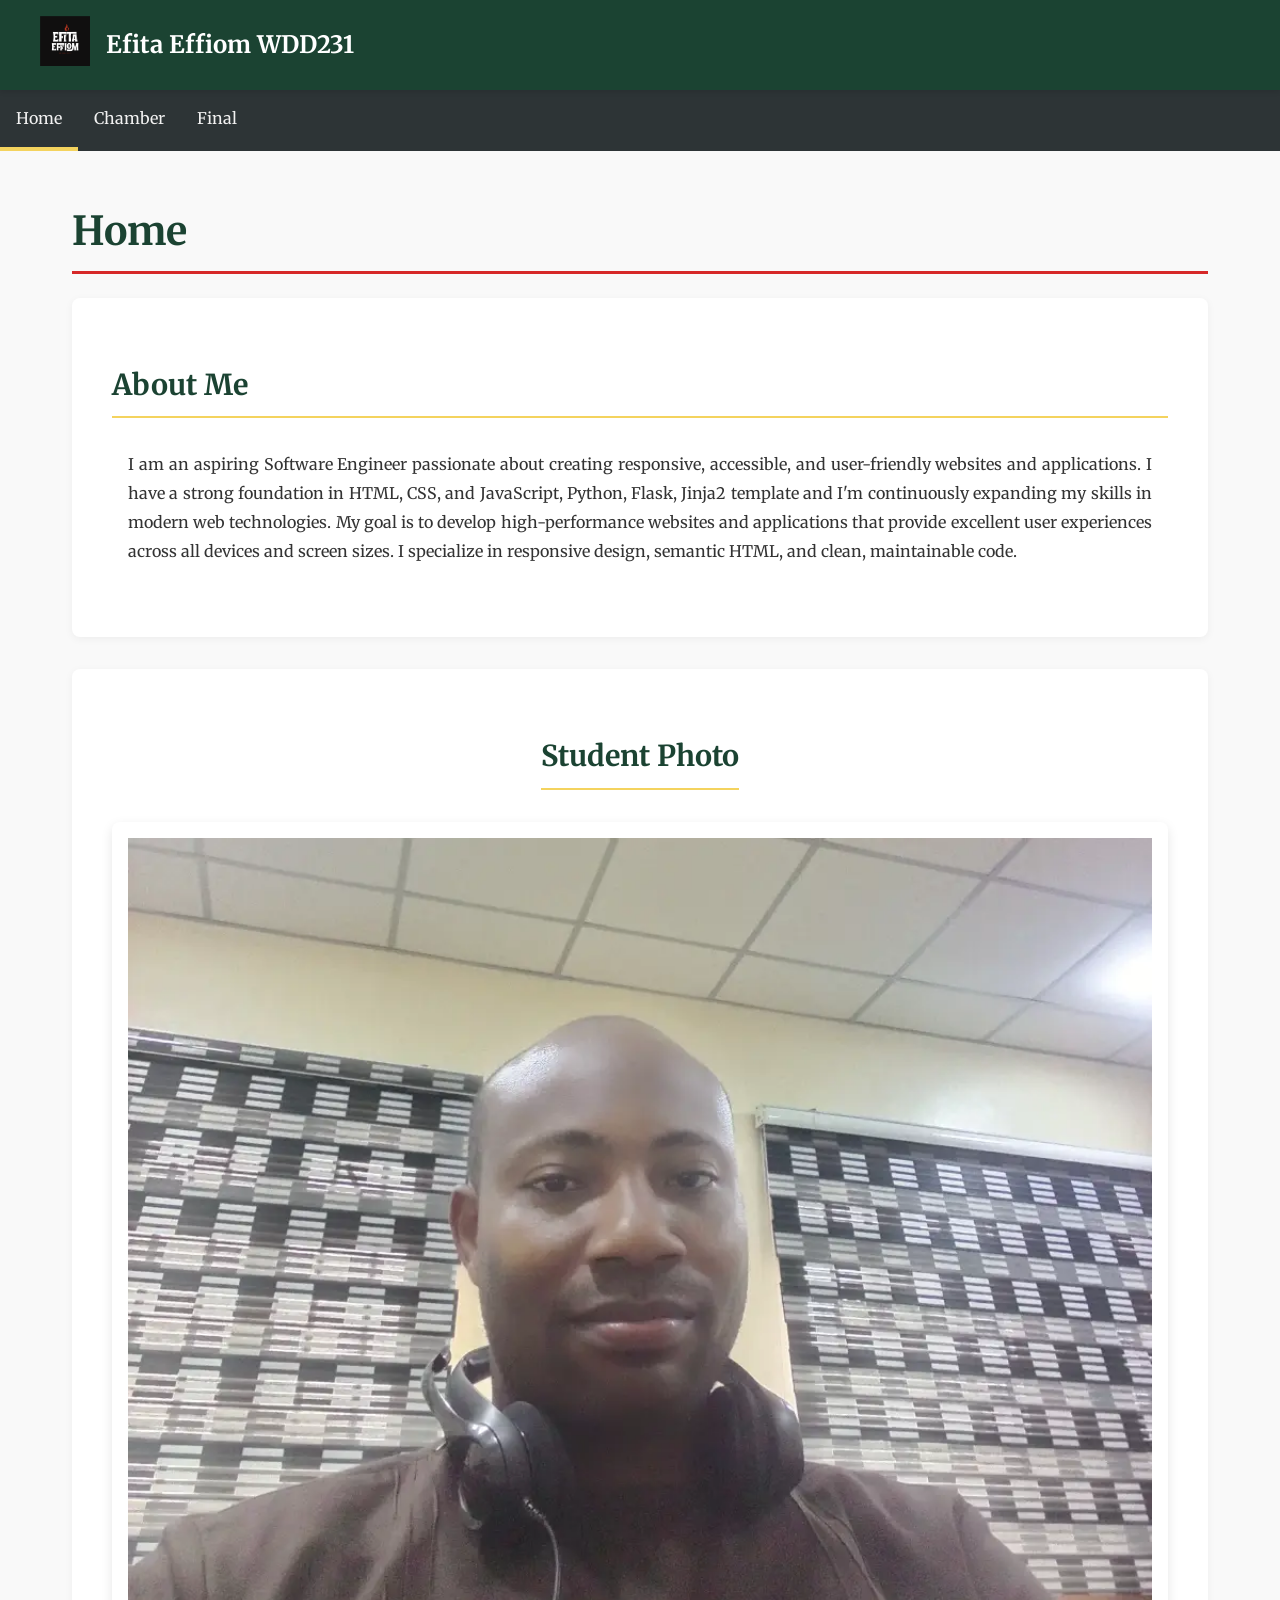
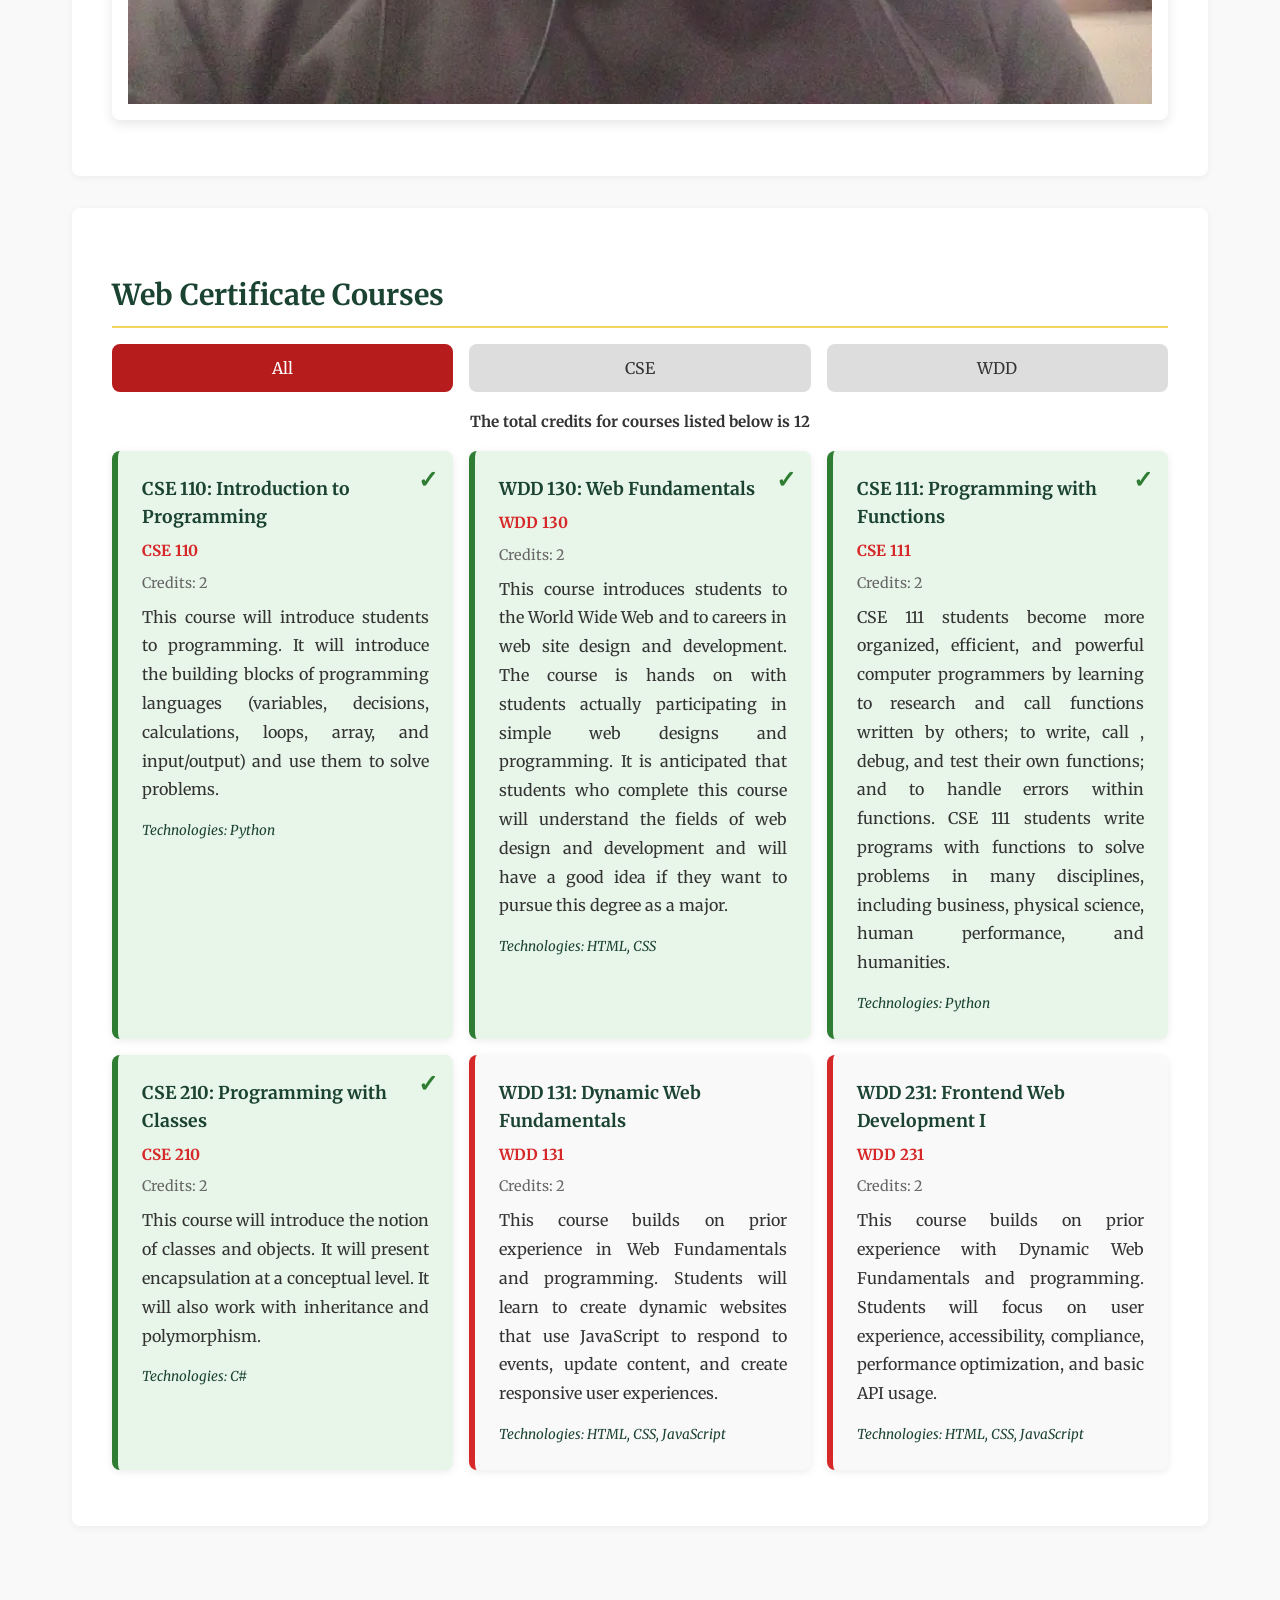
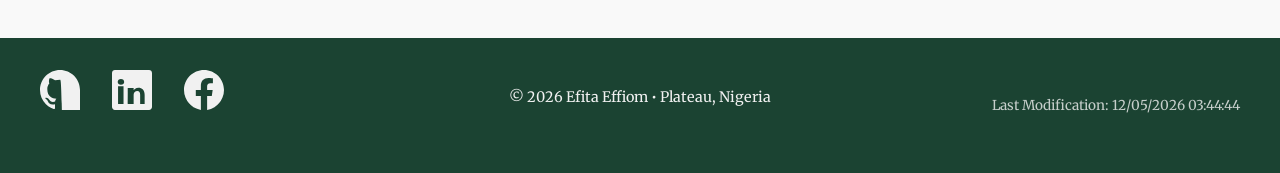
<file: index.html>
<!DOCTYPE html>
<html lang="en">
<head>
    <meta charset="UTF-8">
    <meta name="viewport" content="width=device-width, initial-scale=1.0">
    <meta property="og:title" content="Efita Effiom - WDD231 Course Work">
    <meta property="og:description" content="WDD231 Course Work Portfolio - Web Development student showcasing courses and projects">
    <meta property="og:image" content="images/logo.svg">
    <meta property="og:url" content="https://sucre2020.github.io/wdd231/">
    <meta property="og:type" content="website">
    <meta name="author" content="Efita Effiom">
    <title>Efita Effiom - WDD231 Course Work</title>
    <link rel="preconnect" href="https://fonts.googleapis.com">
    <link rel="preconnect" href="https://fonts.gstatic.com" crossorigin>
    <link rel="stylesheet" href="styles/small.css">
    <link rel="stylesheet" href="styles/larger.css">
    <link href="https://fonts.googleapis.com/css2?family=Merriweather:wght@400;700&display=swap" rel="stylesheet">
    <link rel="icon" href="images/favicon.ico">
    <script defer src="scripts/navigation.js"></script>
    <script defer src="scripts/date.js"></script>
    <script defer src="scripts/course.js"></script>
</head>
<body>
    <header>
        <div class="header-content">
            <a href="index.html">
                <img class="logo" src="images/logo.svg" alt="Logo" width="100" height="100">
            </a>
            <span class="site-name">Efita Effiom WDD231</span>
            <button class="menu-toggle" aria-label="Toggle navigation menu">
                <span></span>
                <span></span>
                <span></span>
            </button>
        </div>
    </header>

    <nav class="navbar" id="navbar">
        <ul>
            <li><a href="index.html" class="active">Home</a></li>
            <li><a href="./chamber/directory.html">Chamber</a></li>
            <li><a href="#">Final</a></li>
        </ul>
    </nav>

    <main>
        <h1>Home</h1>
        
        <section class="about-me">
            <h2>About Me</h2>
            <p>
                I am an aspiring Software Engineer passionate about creating responsive, accessible, and user-friendly websites and applications. 
                I have a strong foundation in HTML, CSS, and JavaScript, Python, Flask, Jinja2 template and I'm continuously expanding my skills in modern web technologies. 
                My goal is to develop high-performance websites and applications that provide excellent user experiences across all devices and screen sizes.
                I specialize in responsive design, semantic HTML, and clean, maintainable code.
            </p>
        </section>

        <section class="student-photo">
            <h2>Student Photo</h2>
            <img src="images/efita.webp" alt="Student photo" width="400" height="400">
        </section>

        <section class="courses-section">
            <h2>Web Certificate Courses</h2>
            <div class="filter-buttons">
                <button class="filter-btn active" data-filter="all">All</button>
                <button class="filter-btn" data-filter="cse">CSE</button>
                <button class="filter-btn" data-filter="wdd">WDD</button>
            </div>
            <p class="credits-info">The total credits for courses listed below is <span id="total-credits">0</span></p>
            <div class="courses-container" id="courses-container">
                <!-- Courses will be dynamically inserted here -->
            </div>
        </section>
    </main>

    <footer>
        <div class="footer-content">
            <div class="social-links">
                <a href="https://github.com/sucre2020" target="_blank" title="GitHub" aria-label="GitHub">
                    <svg viewBox="0 0 24 24" xmlns="http://www.w3.org/2000/svg" class="social-icon">
                        <path d="M12 0C5.37 0 0 5.37 0 12c0 5.31 3.435 9.795 8.205 11.385.6.105.825-.255.825-.57 0-.285-.015-1.23-.015-2.235-3.015.555-3.795-.735-4.035-1.41-.135-.345-.72-1.41-1.23-1.695-.42-.225-1.02-.78-.015-.795.945-.015 1.62.87 1.845 1.23 1.08 1.815 2.805 1.305 3.495.99.105-.78.42-1.305.765-1.605-2.67-.3-5.46-1.335-5.46-5.925 0-1.305.465-2.385 1.23-3.225-.12-.3-.54-1.53.12-3.18 0 0 1.005-.315 3.3 1.23.96-.27 1.98-.405 3-.405s2.04.135 3 405c2.295-1.56 3.3-1.23 3.3-1.23.66 1.65.24 2.88.12 3.18.765.84 1.23 1.905 1.23 3.225 0 4.605-2.805 5.625-5.475 5.925.435.375.81 1.095.81 2.22 0 1.605-.015 2.895-.015 3.3 0 .315.225.69.825.57A12.002 12.002 0 0024 12c0-6.63-5.37-12-12-12z"/>
                    </svg>
                </a>
                <a href="https://www.linkedin.com/in/efitaeeffiom/" target="_blank" title="LinkedIn" aria-label="LinkedIn">
                    <svg viewBox="0 0 24 24" xmlns="http://www.w3.org/2000/svg" class="social-icon">
                        <path d="M20.447 20.452h-3.554v-5.569c0-1.328-.474-2.237-1.776-2.237-1.088 0-1.72.742-2.002 1.459-.103.25-.129.599-.129.948v5.399h-3.554s.05-8.746 0-9.637h3.554v1.365c.429-.658 1.191-1.595 2.897-1.595 2.117 0 3.704 1.385 3.704 4.362v5.505zM5.337 8.855c-1.144 0-1.915-.758-1.915-1.704 0-.955.771-1.704 1.956-1.704 1.184 0 1.914.749 1.939 1.704 0 .946-.755 1.704-1.98 1.704zm1.582 11.597H3.635V9.815h3.284v10.637zM22.225 0H1.771C.792 0 0 .774 0 1.729v20.542C0 23.227.792 24 1.771 24h20.451C23.2 24 24 23.227 24 22.271V1.729C24 .774 23.2 0 22.225 0z"/>
                    </svg>
                </a>
                <a href="https://facebook.com" target="_blank" title="Facebook" aria-label="Facebook">
                    <svg viewBox="0 0 24 24" xmlns="http://www.w3.org/2000/svg" class="social-icon">
                        <path d="M24 12.073c0-6.627-5.373-12-12-12s-12 5.373-12 12c0 5.99 4.388 10.954 10.125 11.854v-8.385H7.078v-3.47h3.047V9.43c0-3.007 1.792-4.669 4.533-4.669 1.312 0 2.686.235 2.686.235v2.953H15.83c-1.491 0-1.956.925-1.956 1.874v2.25h3.328l-.532 3.47h-2.796v8.385C19.612 23.027 24 18.062 24 12.073z"/>
                    </svg>
                </a>
            </div>
            <div class="footer-info">
                <p>&copy; <span id="currentyear">2026</span> Efita Effiom • Plateau, Nigeria</p>
            </div>
            <div class="last-modified">
                <p>Last Modification: <span id="lastModified"></span></p>
            </div>
        </div>
    </footer>
</body>
</html>
</file>
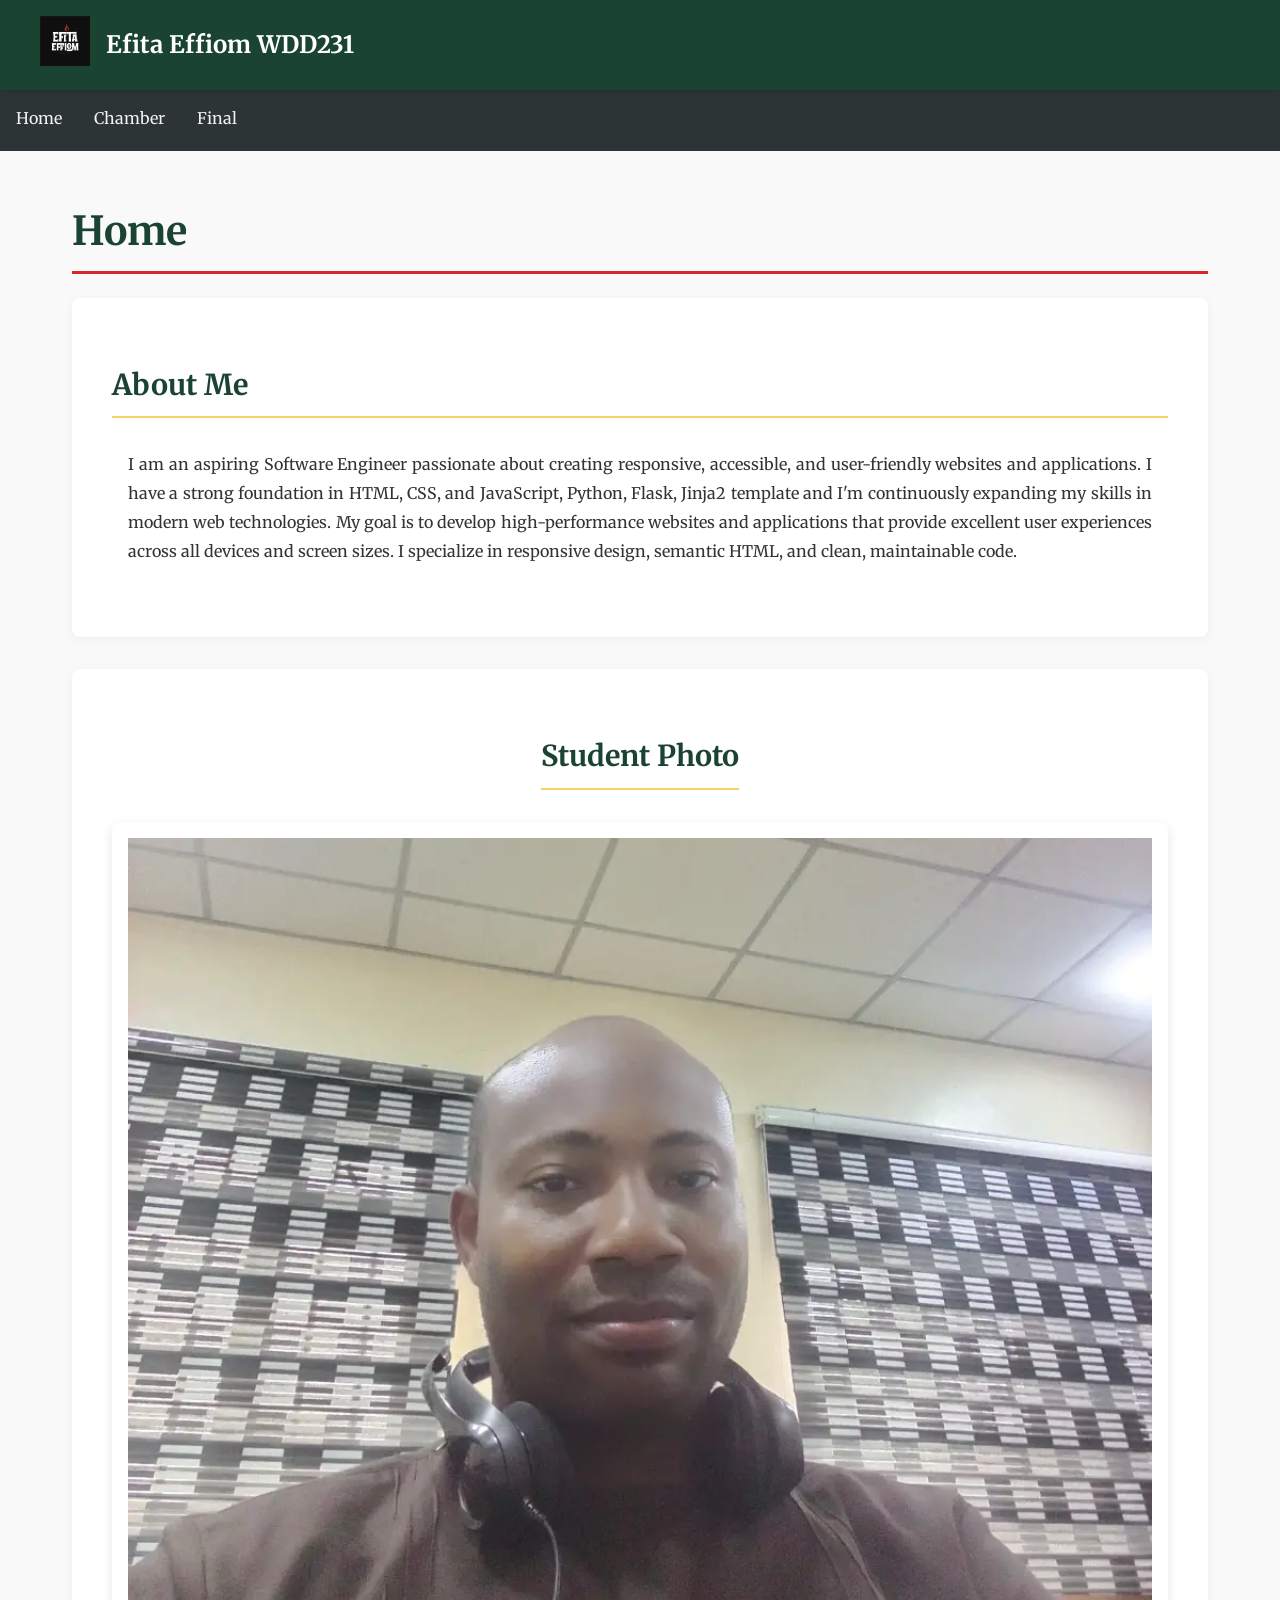
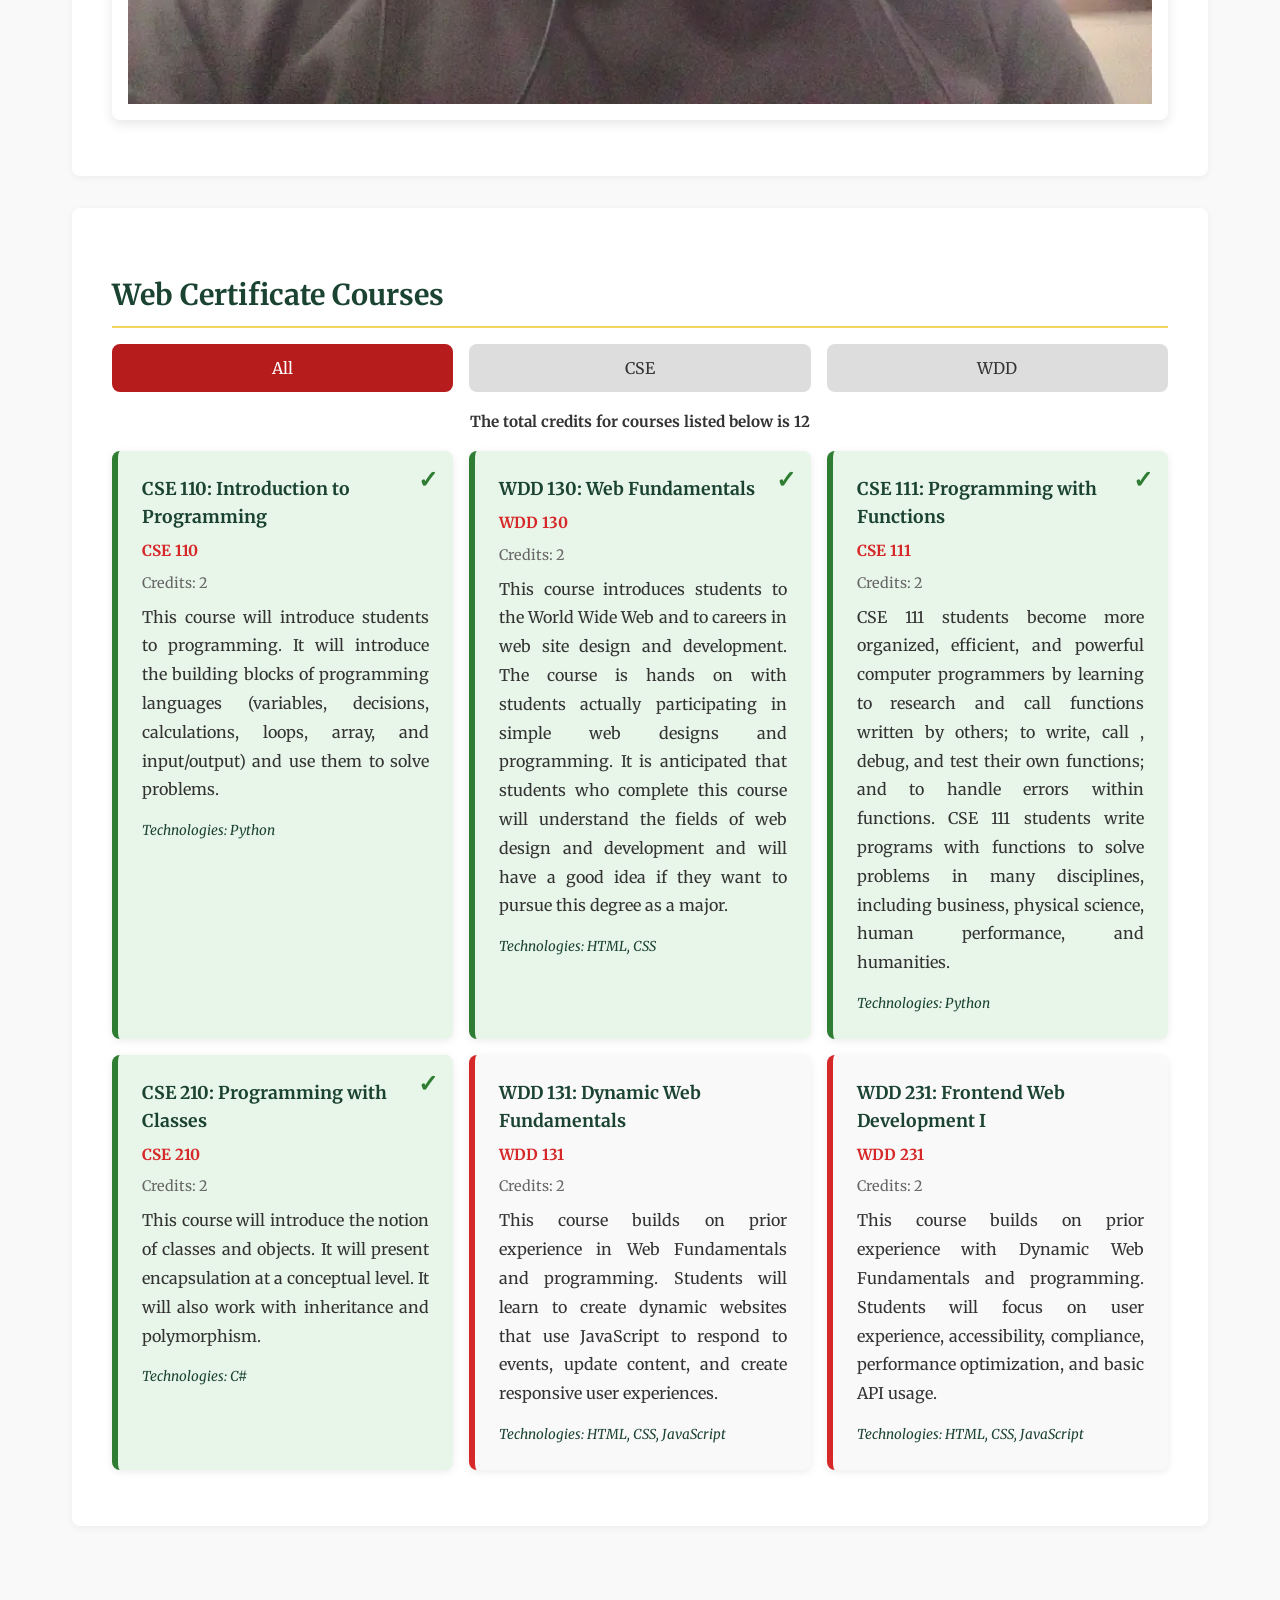
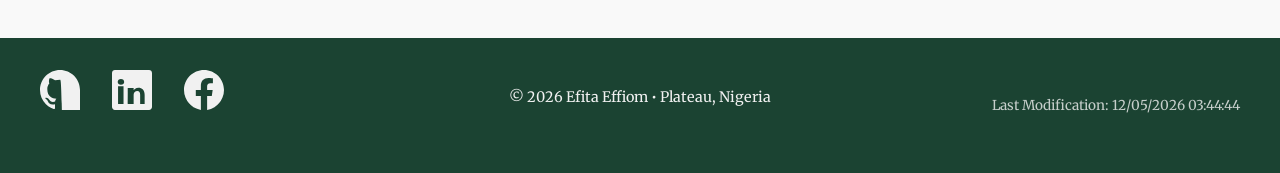
<file: efita.html>
<!DOCTYPE html>
<html lang="en">
<head>
    <meta charset="UTF-8">
    <meta name="viewport" content="width=device-width, initial-scale=1.0">
    <meta property="og:title" content="Efita Effiom - WDD231 Course Work">
    <meta property="og:description" content="WDD231 Course Work Portfolio - Web Development student showcasing courses and projects">
    <meta property="og:image" content="images/logo.svg">
    <meta property="og:url" content="https://sucre2020.github.io/wdd231/">
    <meta property="og:type" content="website">
    <meta name="author" content="Efita Effiom">
    <title>Efita Effiom - WDD231 Course Work</title>
    <link rel="preconnect" href="https://fonts.googleapis.com">
    <link rel="preconnect" href="https://fonts.gstatic.com" crossorigin>
    <link rel="stylesheet" href="styles/small.css">
    <link rel="stylesheet" href="styles/larger.css">
    <link href="https://fonts.googleapis.com/css2?family=Merriweather:wght@400;700&display=swap" rel="stylesheet">
    <link rel="icon" href="images/favicon.ico">
    <script defer src="scripts/navigation.js"></script>
    <script defer src="scripts/date.js"></script>
    <script defer src="scripts/course.js"></script>
</head>
<body>
    <header>
        <div class="header-content">
            <a href="index.html">
                <img class="logo" src="images/logo.svg" alt="Logo" width="100" height="100">
            </a>
            <span class="site-name">Efita Effiom WDD231</span>
            <button class="menu-toggle" aria-label="Toggle navigation menu">
                <span></span>
                <span></span>
                <span></span>
            </button>
        </div>
    </header>

    <nav class="navbar" id="navbar">
        <ul>
            <li><a href="index.html" class="active">Home</a></li>
            <li><a href="./chamber/directory.html">Chamber</a></li>
            <li><a href="/wdd231/finalProject/index.html">Final</a></li>
        </ul>
    </nav>

    <main>
        <h1>Home</h1>
        
        <section class="about-me">
            <h2>About Me</h2>
            <p>
                I am an aspiring Software Engineer passionate about creating responsive, accessible, and user-friendly websites and applications. 
                I have a strong foundation in HTML, CSS, and JavaScript, Python, Flask, Jinja2 template and I'm continuously expanding my skills in modern web technologies. 
                My goal is to develop high-performance websites and applications that provide excellent user experiences across all devices and screen sizes.
                I specialize in responsive design, semantic HTML, and clean, maintainable code.
            </p>
        </section>

        <section class="student-photo">
            <h2>Student Photo</h2>
            <img src="images/efita.webp" alt="Student photo" width="400" height="400">
        </section>

        <section class="courses-section">
            <h2>Web Certificate Courses</h2>
            <div class="filter-buttons">
                <button class="filter-btn active" data-filter="all">All</button>
                <button class="filter-btn" data-filter="cse">CSE</button>
                <button class="filter-btn" data-filter="wdd">WDD</button>
            </div>
            <p class="credits-info">The total credits for courses listed below is <span id="total-credits">0</span></p>
            <div class="courses-container" id="courses-container">
                <!-- Courses will be dynamically inserted here -->
            </div>
        </section>
    </main>

    <footer>
        <div class="footer-content">
            <div class="social-links">
                <a href="https://github.com/sucre2020" target="_blank" title="GitHub" aria-label="GitHub">
                    <svg viewBox="0 0 24 24" xmlns="http://www.w3.org/2000/svg" class="social-icon">
                        <path d="M12 0C5.37 0 0 5.37 0 12c0 5.31 3.435 9.795 8.205 11.385.6.105.825-.255.825-.57 0-.285-.015-1.23-.015-2.235-3.015.555-3.795-.735-4.035-1.41-.135-.345-.72-1.41-1.23-1.695-.42-.225-1.02-.78-.015-.795.945-.015 1.62.87 1.845 1.23 1.08 1.815 2.805 1.305 3.495.99.105-.78.42-1.305.765-1.605-2.67-.3-5.46-1.335-5.46-5.925 0-1.305.465-2.385 1.23-3.225-.12-.3-.54-1.53.12-3.18 0 0 1.005-.315 3.3 1.23.96-.27 1.98-.405 3-.405s2.04.135 3 405c2.295-1.56 3.3-1.23 3.3-1.23.66 1.65.24 2.88.12 3.18.765.84 1.23 1.905 1.23 3.225 0 4.605-2.805 5.625-5.475 5.925.435.375.81 1.095.81 2.22 0 1.605-.015 2.895-.015 3.3 0 .315.225.69.825.57A12.002 12.002 0 0024 12c0-6.63-5.37-12-12-12z"/>
                    </svg>
                </a>
                <a href="https://www.linkedin.com/in/efitaeeffiom/" target="_blank" title="LinkedIn" aria-label="LinkedIn">
                    <svg viewBox="0 0 24 24" xmlns="http://www.w3.org/2000/svg" class="social-icon">
                        <path d="M20.447 20.452h-3.554v-5.569c0-1.328-.474-2.237-1.776-2.237-1.088 0-1.72.742-2.002 1.459-.103.25-.129.599-.129.948v5.399h-3.554s.05-8.746 0-9.637h3.554v1.365c.429-.658 1.191-1.595 2.897-1.595 2.117 0 3.704 1.385 3.704 4.362v5.505zM5.337 8.855c-1.144 0-1.915-.758-1.915-1.704 0-.955.771-1.704 1.956-1.704 1.184 0 1.914.749 1.939 1.704 0 .946-.755 1.704-1.98 1.704zm1.582 11.597H3.635V9.815h3.284v10.637zM22.225 0H1.771C.792 0 0 .774 0 1.729v20.542C0 23.227.792 24 1.771 24h20.451C23.2 24 24 23.227 24 22.271V1.729C24 .774 23.2 0 22.225 0z"/>
                    </svg>
                </a>
                <a href="https://facebook.com" target="_blank" title="Facebook" aria-label="Facebook">
                    <svg viewBox="0 0 24 24" xmlns="http://www.w3.org/2000/svg" class="social-icon">
                        <path d="M24 12.073c0-6.627-5.373-12-12-12s-12 5.373-12 12c0 5.99 4.388 10.954 10.125 11.854v-8.385H7.078v-3.47h3.047V9.43c0-3.007 1.792-4.669 4.533-4.669 1.312 0 2.686.235 2.686.235v2.953H15.83c-1.491 0-1.956.925-1.956 1.874v2.25h3.328l-.532 3.47h-2.796v8.385C19.612 23.027 24 18.062 24 12.073z"/>
                    </svg>
                </a>
            </div>
            <div class="footer-info">
                <p>&copy; <span id="currentyear">2026</span> Efita Effiom • Plateau, Nigeria</p>
            </div>
            <div class="last-modified">
                <p>Last Modification: <span id="lastModified"></span></p>
            </div>
        </div>
    </footer>
</body>
</html>
</file>
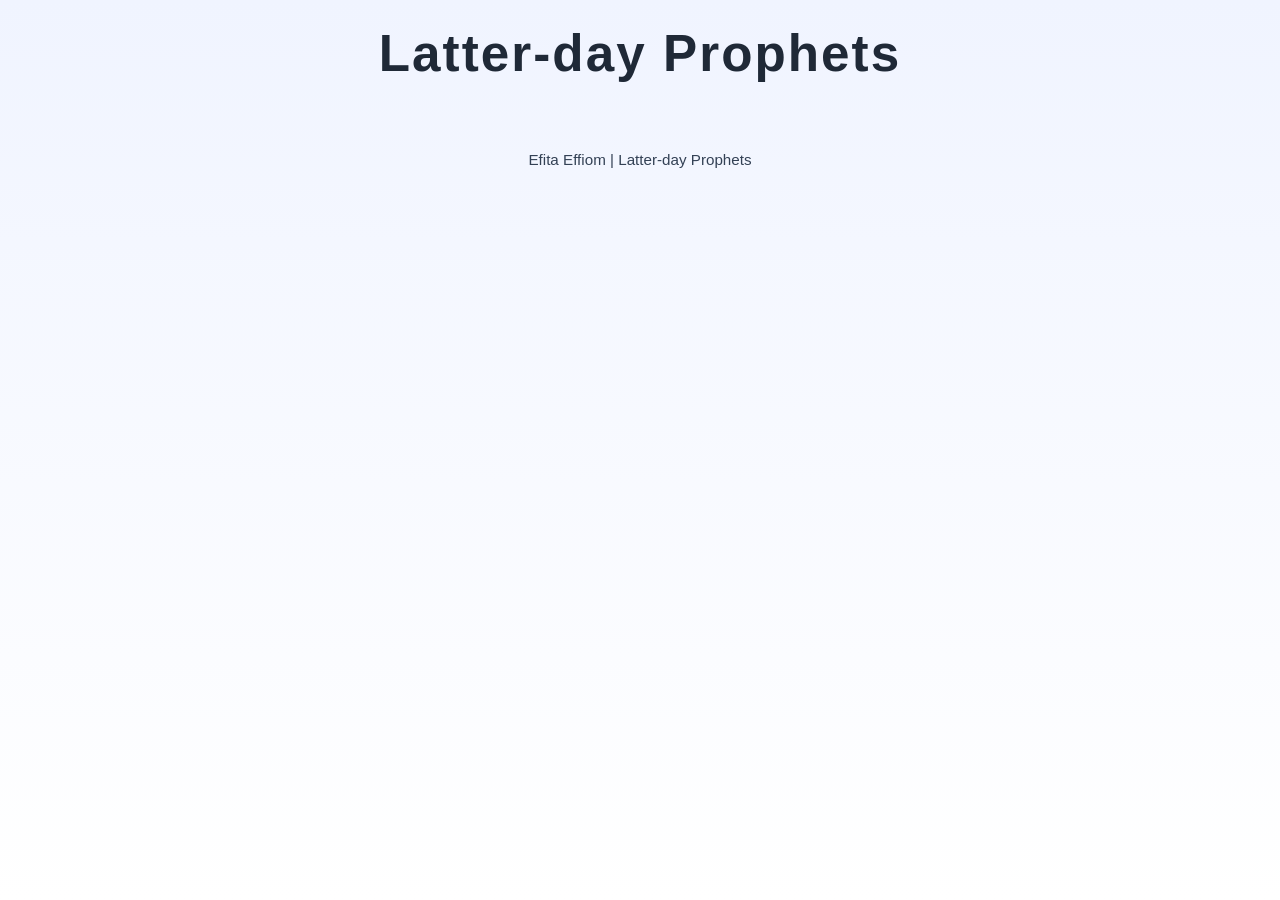
<file: prophets.html>
<!DOCTYPE html>
<html lang="en">
<head>
    <meta charset="UTF-8">
    <meta name="viewport" content="width=device-width, initial-scale=1.0">
    <title>Latter-day Prophets</title>
    <link rel="stylesheet" href="styles/prophets.css">
    <link rel="icon" href="images/favicon.ico">
    <script defer src="scripts/prophets.js"></script>
</head>
<body>
    <header>
        <h1>Latter-day Prophets</h1>
    </header>
    <main>
        <div id="cards"></div>
    </main>
    <footer>
        Efita Effiom | Latter-day Prophets
    </footer>
</body>
</html>
</file>
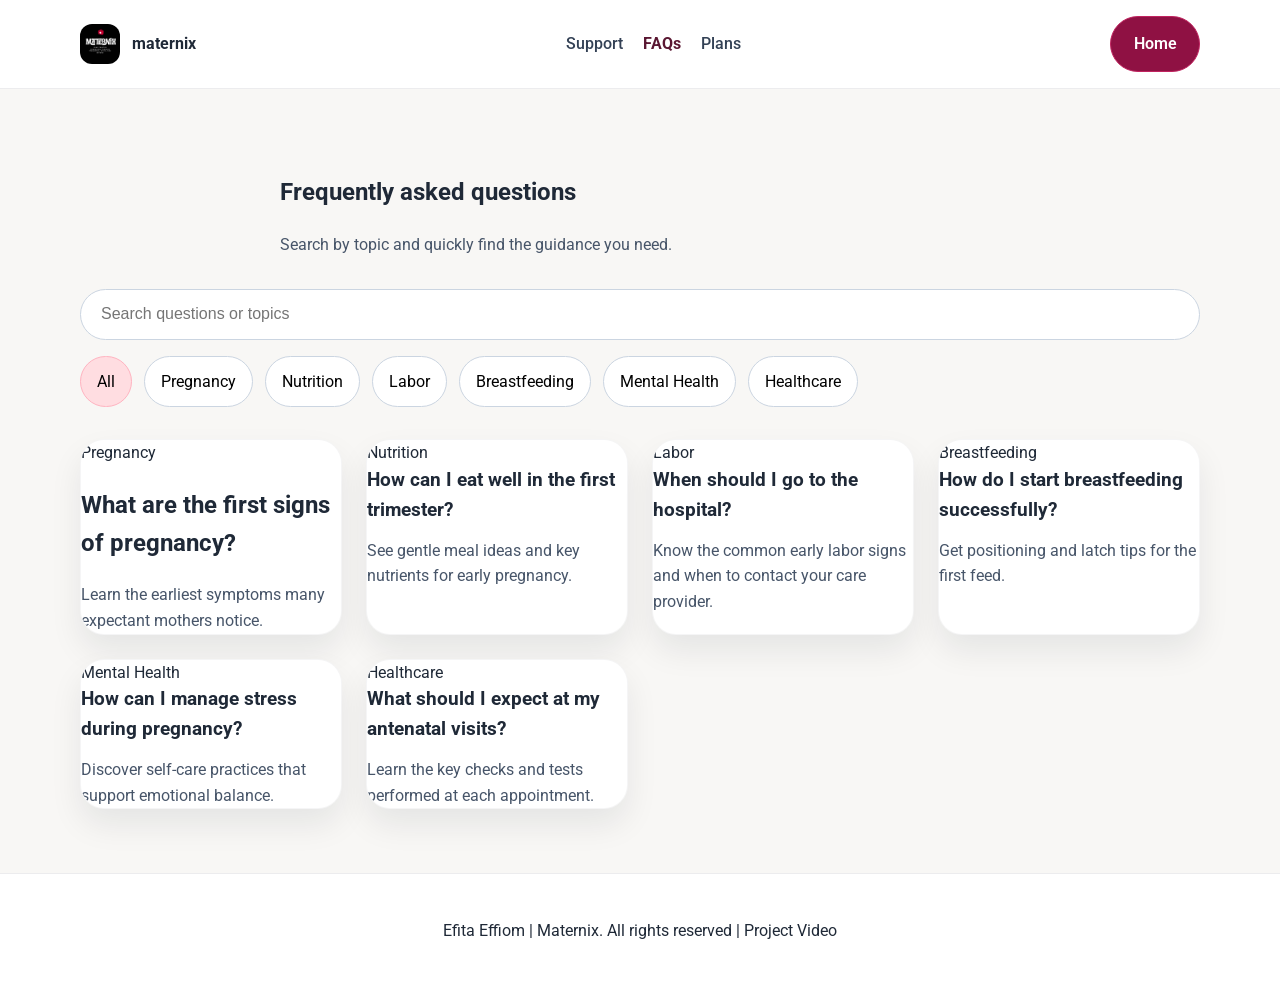
<file: finalProject/faqs.html>
<!DOCTYPE html>
<html lang="en">
<head>
  <meta charset="UTF-8">
  <meta name="viewport" content="width=device-width, initial-scale=1.0">
  <title>Maternix FAQs</title>
  <meta name="description" content="Frequently asked questions about pregnancy, postpartum, and maternal health support from Maternix.">
  <link rel="icon" type="image/x-icon" href="images/favicon.ico">

  <meta property="og:type" content="website">
  <meta property="og:title" content="Maternix | Pregnancy and Postpartum Support">
  <meta property="og:description" content="Maternix is a comprehensive platform that provides personalized support and guidance for expectant mothers.">
  <meta property="og:image" content="https://sucre2020.github.io/wdd231/finalProject/images/maternixlogo.jpeg">
  <meta property="og:url" content="https://sucre2020.github.io/wdd231/finalProject/faqs.html">


  <link rel="preconnect" href="https://fonts.googleapis.com">
  <link rel="preconnect" href="https://fonts.gstatic.com" crossorigin>
  <link href="https://fonts.googleapis.com/css2?family=Roboto:wght@400;500;700&display=swap" rel="stylesheet">
  <link rel="stylesheet" href="css/styles.css">
</head>
<body>
  <header class="site-header">
    <div class="container header-inner">
      <a class="brand" href="index.html">
        <img class="brand-logo" src="images/maternixlogo.jpeg" alt="Maternix web application logo">
        <span>maternix</span>
      </a>
      <button class="mobile-menu-toggle" aria-controls="primary-navigation" aria-expanded="false" aria-label="Open main menu"></button>
      <nav id="primary-navigation" class="site-nav" aria-label="Main navigation">
        <a class="nav-link" href="support.html">Support</a>
        <a class="nav-link active-page" aria-current="page" href="faqs.html">FAQs</a>
        <a class="nav-link" href="plans.html">Plans</a>
      </nav>
      <a class="btn btn-primary" href="index.html">Home</a>
    </div>
  </header>

  <main>
    <section class="faqs-section">
      <div class="container">
        <div class="section-heading text-center">
          <h1>Frequently asked questions</h1>
          <p class="section-copy">Search by topic and quickly find the guidance you need.</p>
        </div>
        <div class="faq-controls">
          <input id="faqSearch" class="search-input" type="search" placeholder="Search questions or topics" aria-label="Search FAQs">
          <div class="category-buttons faq-category-buttons">
            <button class="category-button active" data-category="All">All</button>
            <button class="category-button" data-category="Pregnancy">Pregnancy</button>
            <button class="category-button" data-category="Nutrition">Nutrition</button>
            <button class="category-button" data-category="Labor">Labor</button>
            <button class="category-button" data-category="Breastfeeding">Breastfeeding</button>
            <button class="category-button" data-category="Mental Health">Mental Health</button>
            <button class="category-button" data-category="Healthcare">Healthcare</button>
          </div>
        </div>
        <div class="cards-grid faq-grid">
          <article class="card faq-card" data-category="Pregnancy" data-search="What are the first signs of pregnancy? Learn the earliest symptoms many expectant mothers notice.">
            <p class="tag">Pregnancy</p>
            <h2>What are the first signs of pregnancy?</h2>
            <p class="text-muted">Learn the earliest symptoms many expectant mothers notice.</p>
          </article>
          <article class="card faq-card" data-category="Nutrition" data-search="How can I eat well in the first trimester? See gentle meal ideas and key nutrients for early pregnancy.">
            <p class="tag">Nutrition</p>
            <h3>How can I eat well in the first trimester?</h3>
            <p class="text-muted">See gentle meal ideas and key nutrients for early pregnancy.</p>
          </article>
          <article class="card faq-card" data-category="Labor" data-search="When should I go to the hospital? Know the common early labor signs and when to contact your care provider.">
            <p class="tag">Labor</p>
            <h3>When should I go to the hospital?</h3>
            <p class="text-muted">Know the common early labor signs and when to contact your care provider.</p>
          </article>
          <article class="card faq-card" data-category="Breastfeeding" data-search="How do I start breastfeeding successfully? Get positioning and latch tips for the first feed.">
            <p class="tag">Breastfeeding</p>
            <h3>How do I start breastfeeding successfully?</h3>
            <p class="text-muted">Get positioning and latch tips for the first feed.</p>
          </article>
          <article class="card faq-card" data-category="Mental Health" data-search="How can I manage stress during pregnancy? Discover self-care practices that support emotional balance.">
            <p class="tag">Mental Health</p>
            <h3>How can I manage stress during pregnancy?</h3>
            <p class="text-muted">Discover self-care practices that support emotional balance.</p>
          </article>
          <article class="card faq-card" data-category="Healthcare" data-search="What should I expect at my antenatal visits? Learn the key checks and tests performed at each appointment.">
            <p class="tag">Healthcare</p>
            <h3>What should I expect at my antenatal visits?</h3>
            <p class="text-muted">Learn the key checks and tests performed at each appointment.</p>
          </article>
        </div>
      </div>
    </section>
  </main>

  <footer class="site-footer">
    <div class="container footer-inner">
            <p> Efita Effiom | Maternix. All rights reserved | <a href="https://youtu.be/RpjEH9eq5L8" target="_blank"> Project Video </a></p>
      <!-- <p>Maternix supports families with trusted guidance, compassionate care, and practical tools.</p> -->
    </div>
  </footer>

  <script src="scripts/main.js"></script>
</body>
</html>
</file>
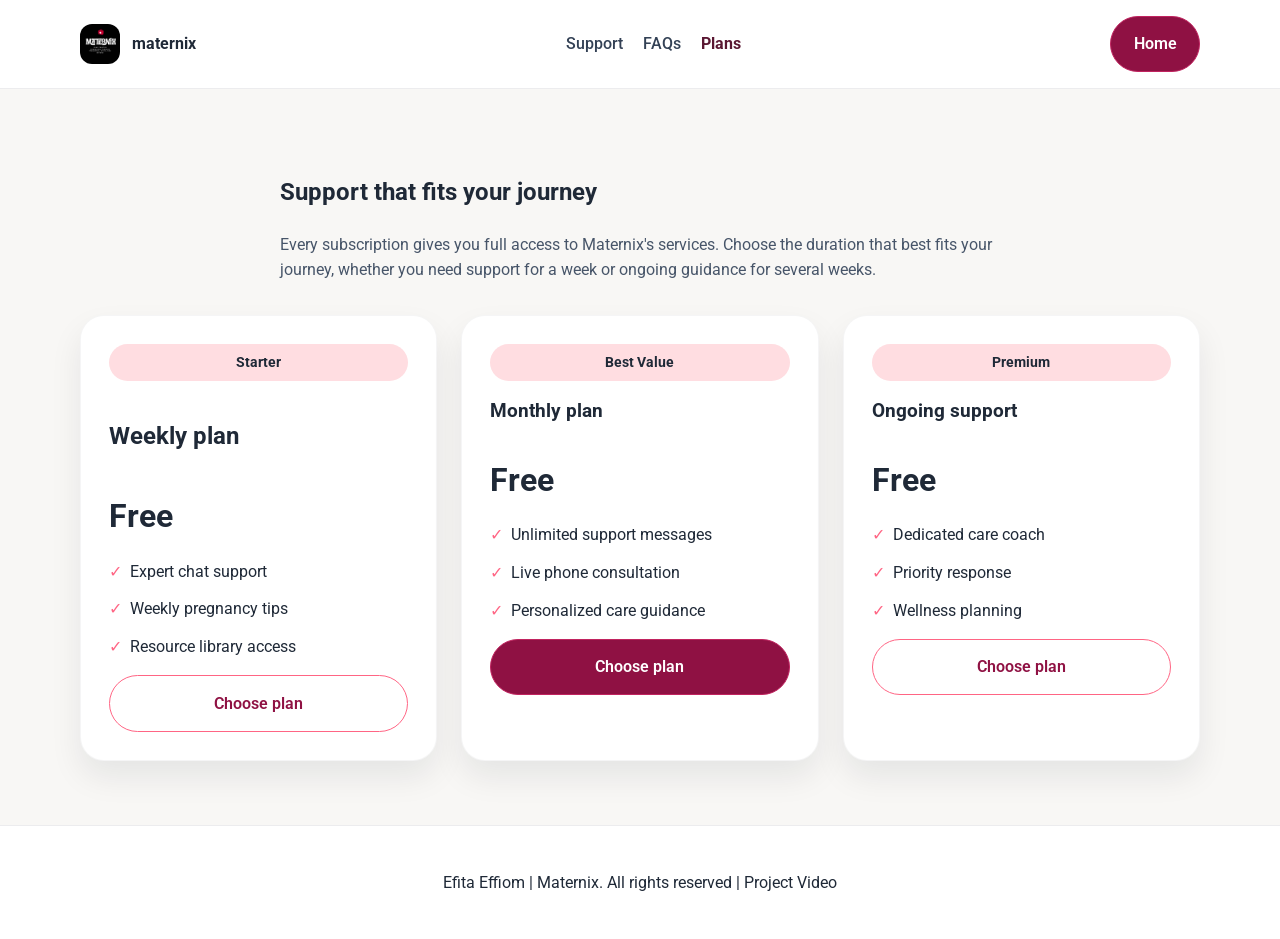
<file: finalProject/plans.html>
<!DOCTYPE html>
<html lang="en">
<head>
  <meta charset="UTF-8">
  <meta name="viewport" content="width=device-width, initial-scale=1.0">
  <title>Maternix Plans</title>
  <meta name="description" content="Choose the Maternix support plan that fits your pregnancy or postpartum journey.">
  <link rel="icon" type="image/x-icon" href="images/favicon.ico">

  <meta property="og:type" content="website">
  <meta property="og:title" content="Maternix | Pregnancy and Postpartum Support">
  <meta property="og:description" content="Maternix is a comprehensive platform that provides personalized support and guidance for expectant mothers.">
  <meta property="og:image" content="https://sucre2020.github.io/wdd231/finalProject/images/maternixlogo.jpeg">
  <meta property="og:url" content="https://sucre2020.github.io/wdd231/finalProject/plans.html">


  <link rel="preconnect" href="https://fonts.googleapis.com">
  <link rel="preconnect" href="https://fonts.gstatic.com" crossorigin>
  <link href="https://fonts.googleapis.com/css2?family=Roboto:wght@400;500;700&display=swap" rel="stylesheet">
  <link rel="stylesheet" href="css/styles.css">
</head>
<body>
  <header class="site-header">
    <div class="container header-inner">
      <a class="brand" href="index.html">
        <img class="brand-logo" src="images/maternixlogo.jpeg" alt="Maternix web application logo">
        <span>maternix</span>
      </a>
      <button class="mobile-menu-toggle" aria-controls="primary-navigation" aria-expanded="false" aria-label="Open main menu"></button>
      <nav id="primary-navigation" class="site-nav" aria-label="Main navigation">
        <a class="nav-link" href="support.html">Support</a>
        <a class="nav-link" href="faqs.html">FAQs</a>
        <a class="nav-link active-page" aria-current="page" href="plans.html">Plans</a>
      </nav>
      <a class="btn btn-primary" href="index.html">Home</a>
    </div>
  </header>

  <main>
    <section class="plans-section">
      <div class="container">
        <div class="section-heading text-center">
          <h1>Support that fits your journey</h1>
          <p class="section-copy">Every subscription gives you full access to Maternix's services. Choose the duration that best fits your journey, whether you need support for a week or ongoing guidance for several weeks.</p>
        </div>
        <div class="cards-grid plans-grid">
          <article class="card plan-card">
            <span class="badge badge-accent">Starter</span>
            <h2>Weekly plan</h2>
            <p class="plan-price">Free</p>
            <ul class="plan-features">
              <li>Expert chat support</li>
              <li>Weekly pregnancy tips</li>
              <li>Resource library access</li>
            </ul>
            <a class="btn btn-outline-primary" href="support.html">Choose plan</a>
          </article>
          <article class="card plan-card">
            <span class="badge badge-accent">Best Value</span>
            <h3>Monthly plan</h3>
            <p class="plan-price">Free</p>
            <ul class="plan-features">
              <li>Unlimited support messages</li>
              <li>Live phone consultation</li>
              <li>Personalized care guidance</li>
            </ul>
            <a class="btn btn-primary" href="support.html">Choose plan</a>
          </article>
          <article class="card plan-card">
            <span class="badge badge-accent">Premium</span>
            <h3>Ongoing support</h3>
            <p class="plan-price">Free</p>
            <ul class="plan-features">
              <li>Dedicated care coach</li>
              <li>Priority response</li>
              <li>Wellness planning</li>
            </ul>
            <a class="btn btn-outline-primary" href="support.html">Choose plan</a>
          </article>
        </div>
      </div>
    </section>
  </main>

  <footer class="site-footer">
    <div class="container footer-inner">
            <p> Efita Effiom | Maternix. All rights reserved | <a href="https://youtu.be/RpjEH9eq5L8" target="_blank"> Project Video </a></p>
      <!-- <p>Maternix supports families with trusted guidance, compassionate care, and practical tools.</p> -->
    </div>
  </footer>

  <script src="scripts/main.js"></script>
</body>
</html>
</file>
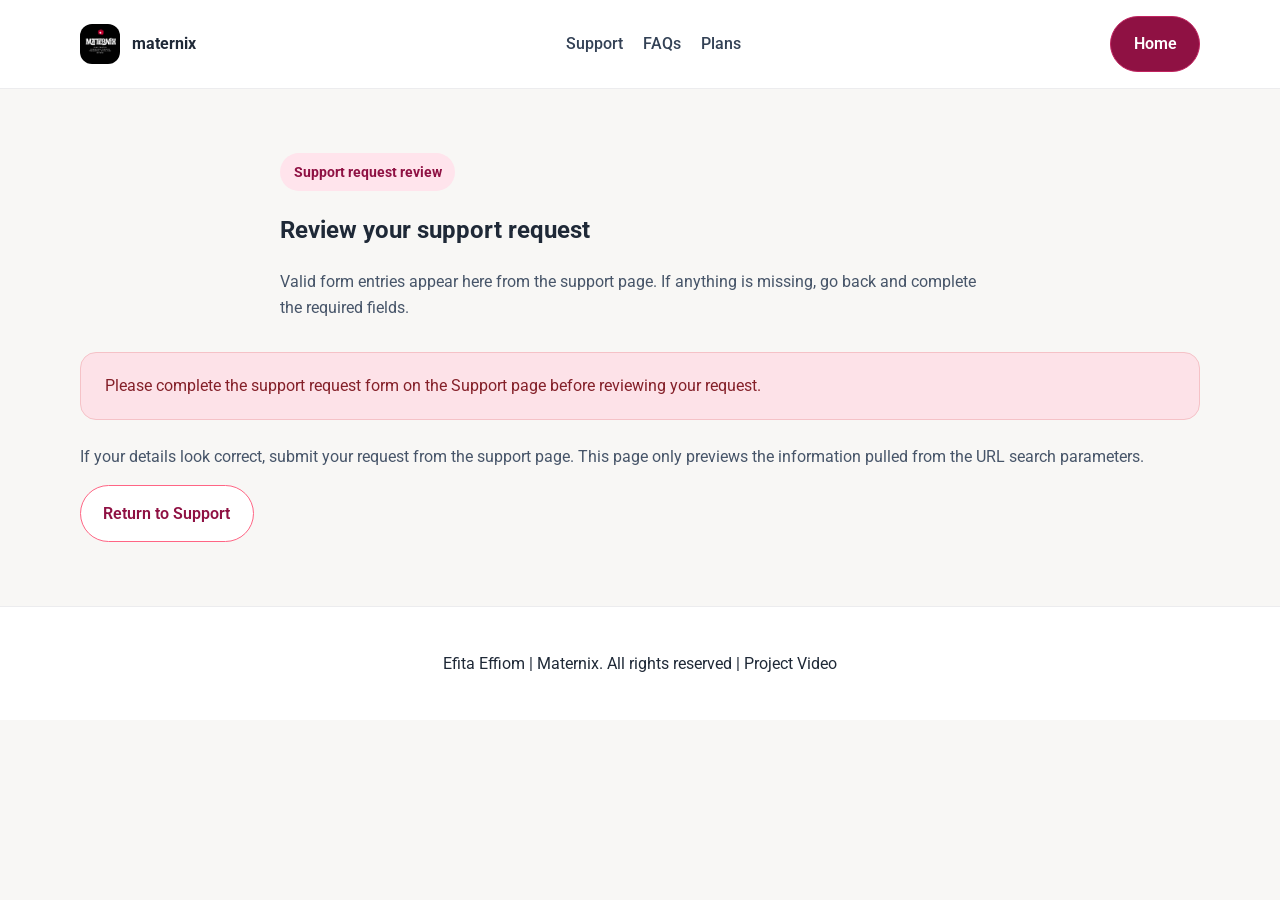
<file: finalProject/support-action.html>
<!DOCTYPE html>
<html lang="en">
<head>
  <meta charset="UTF-8">
  <meta name="viewport" content="width=device-width, initial-scale=1.0">
  <title>Maternix Support Request Review</title>
  <meta name="description" content="Review your support request details before submission.">
  <link rel="icon" type="image/x-icon" href="images/favicon.ico">
  <link rel="preconnect" href="https://fonts.googleapis.com">
  <link rel="preconnect" href="https://fonts.gstatic.com" crossorigin>
  <link href="https://fonts.googleapis.com/css2?family=Roboto:wght@400;500;700&display=swap" rel="stylesheet">
  <link rel="stylesheet" href="css/styles.css">
</head>
<body>
  <header class="site-header">
    <div class="container header-inner">
      <a class="brand" href="index.html">
        <img class="brand-logo" src="images/maternixlogo.jpeg" alt="Maternix web application logo">
        <span>maternix</span>
      </a>
      <button class="mobile-menu-toggle" aria-controls="primary-navigation" aria-expanded="false" aria-label="Open main menu"></button>
      <nav id="primary-navigation" class="site-nav" aria-label="Main navigation">
        <a class="nav-link" href="support.html">Support</a>
        <a class="nav-link" href="faqs.html">FAQs</a>
        <a class="nav-link" href="plans.html">Plans</a>
      </nav>
      <a class="btn btn-primary" href="index.html">Home</a>
    </div>
  </header>

  <main>
    <section class="support-section">
      <div class="container">
        <div class="section-heading text-center">
          <span class="badge badge-soft">Support request review</span>
          <h1>Review your support request</h1>
          <p class="section-copy">Valid form entries appear here from the support page. If anything is missing, go back and complete the required fields.</p>
        </div>

        <div id="supportSummary"></div>

        <div class="support-action-empty">
          <p class="section-copy">If your details look correct, submit your request from the support page. This page only previews the information pulled from the URL search parameters.</p>
          <a class="btn btn-secondary" href="support.html">Return to Support</a>
        </div>
      </div>
    </section>
  </main>

  <footer class="site-footer">
    <div class="container footer-inner">
      <p> Efita Effiom | Maternix. All rights reserved | <a href="https://youtu.be/RpjEH9eq5L8" target="_blank"> Project Video </a></p>
    </div>
  </footer>

  <script src="scripts/main.js"></script>
</body>
</html>
</file>
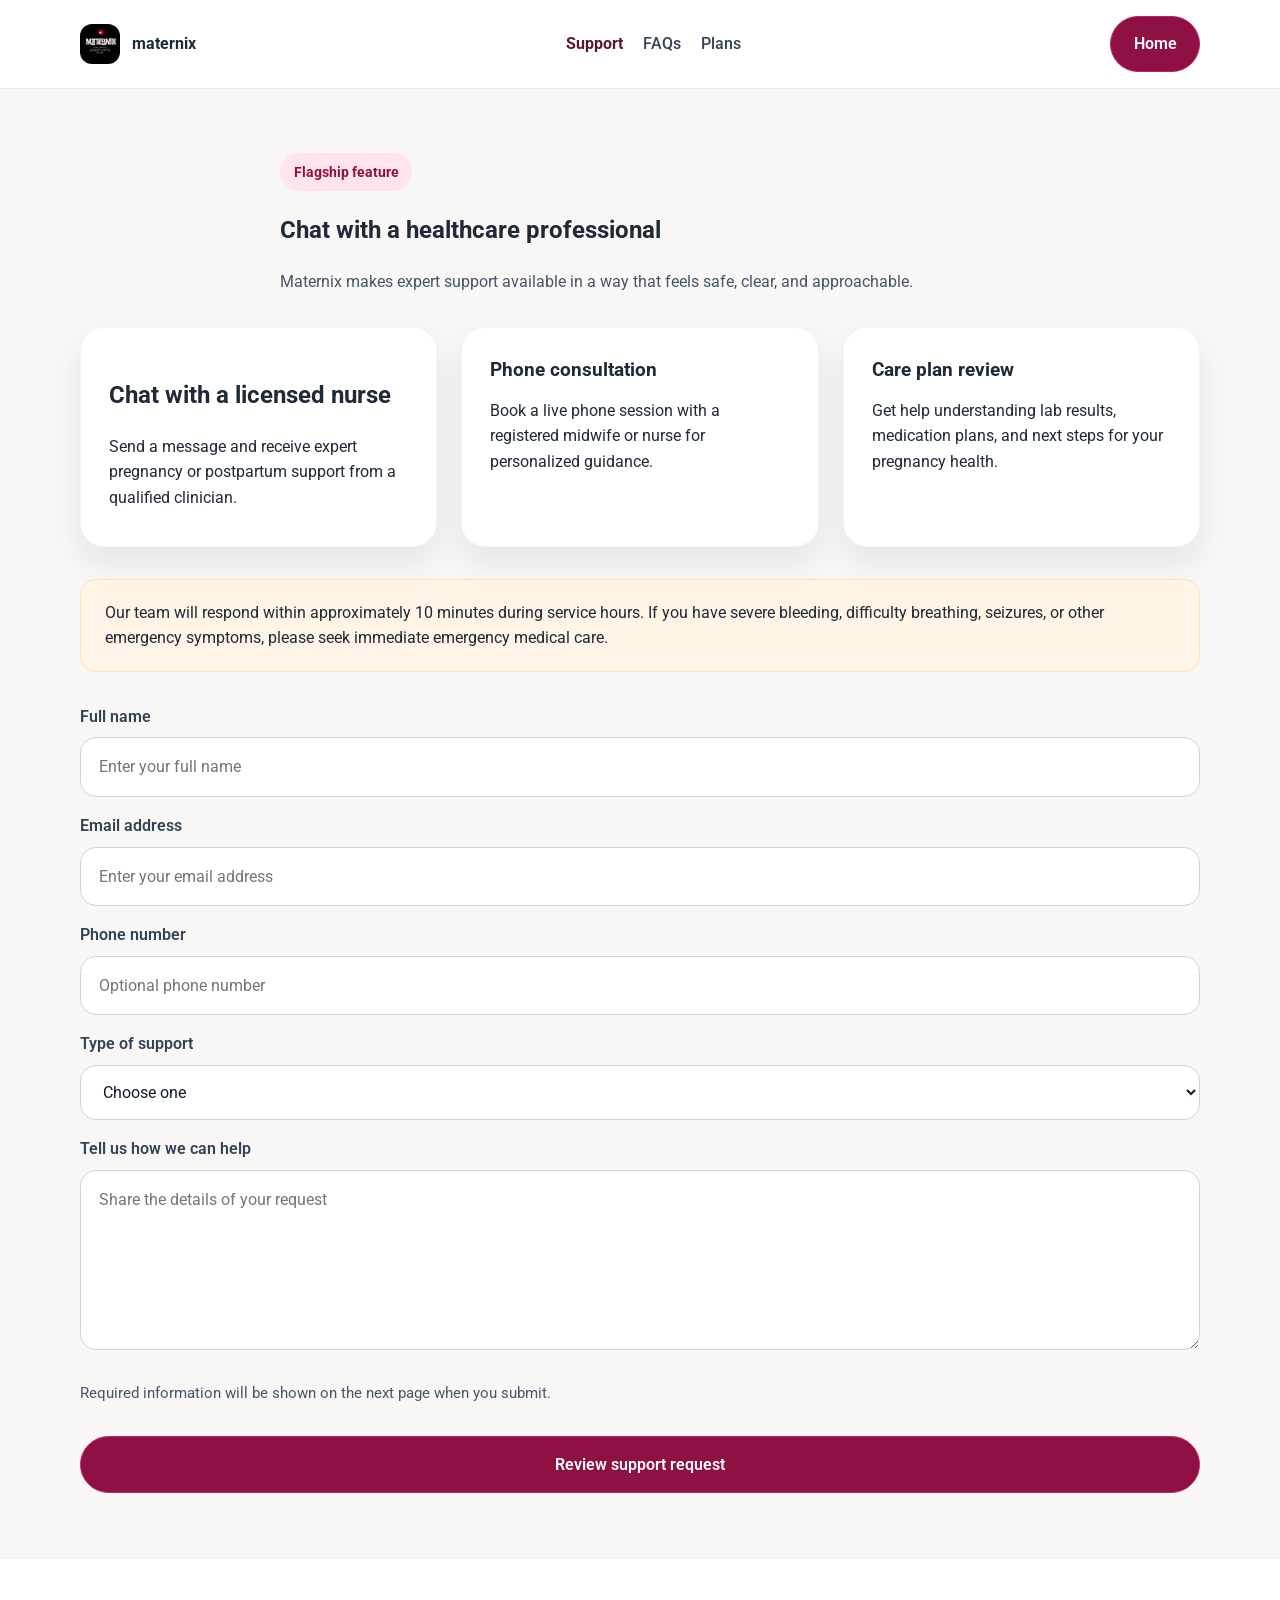
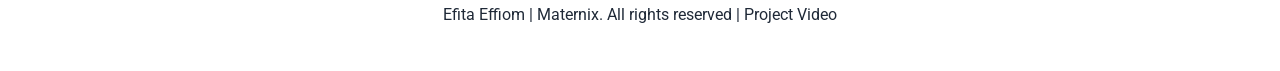
<file: finalProject/support.html>
<!DOCTYPE html>
<html lang="en">
<head>
  <meta charset="UTF-8">
  <meta name="viewport" content="width=device-width, initial-scale=1.0">
  <title>Maternix Support</title>
  <meta name="description" content="Connect with a licensed healthcare professional for pregnancy and postpartum advice.">
  <link rel="icon" type="image/x-icon" href="images/favicon.ico">

  <meta property="og:type" content="website">
  <meta property="og:title" content="Maternix | Pregnancy and Postpartum Support">
  <meta property="og:description" content="Maternix is a comprehensive platform that provides personalized support and guidance for expectant mothers.">
  <meta property="og:image" content="https://sucre2020.github.io/wdd231/finalProject/images/maternixlogo.jpeg">
  <meta property="og:url" content="https://sucre2020.github.io/wdd231/finalProject/support.html">


  <link rel="preconnect" href="https://fonts.googleapis.com">
  <link rel="preconnect" href="https://fonts.gstatic.com" crossorigin>
  <link href="https://fonts.googleapis.com/css2?family=Roboto:wght@400;500;700&display=swap" rel="stylesheet">
  <link rel="stylesheet" href="css/styles.css">
</head>
<body>
  <header class="site-header">
    <div class="container header-inner">
      <a class="brand" href="index.html">
        <img class="brand-logo" src="images/maternixlogo.jpeg" alt="Maternix web application logo">
        <span>maternix</span>
      </a>
      <button class="mobile-menu-toggle" aria-controls="primary-navigation" aria-expanded="false" aria-label="Open main menu"></button>
      <nav id="primary-navigation" class="site-nav" aria-label="Main navigation">
        <a class="nav-link active-page" aria-current="page" href="support.html">Support</a>
        <a class="nav-link" href="faqs.html">FAQs</a>
        <a class="nav-link" href="plans.html">Plans</a>
      </nav>
      <a class="btn btn-primary" href="index.html">Home</a>
    </div>
  </header>

  <main>
    <section class="support-section">
      <div class="container">
        <div class="section-heading text-center">
          <span class="badge badge-soft">Flagship feature</span>
          <h1>Chat with a healthcare professional</h1>
          <p class="section-copy">Maternix makes expert support available in a way that feels safe, clear, and approachable.</p>
        </div>
        <div class="cards-grid support-grid">
          <article class="card support-card">
            <h2>Chat with a licensed nurse</h2>
            <p>Send a message and receive expert pregnancy or postpartum support from a qualified clinician.</p>
          </article>
          <article class="card support-card">
            <h3>Phone consultation</h3>
            <p>Book a live phone session with a registered midwife or nurse for personalized guidance.</p>
          </article>
          <article class="card support-card">
            <h3>Care plan review</h3>
            <p>Get help understanding lab results, medication plans, and next steps for your pregnancy health.</p>
          </article>
        </div>
        <div class="alert alert-warning">Our team will respond within approximately 10 minutes during service hours. If you have severe bleeding, difficulty breathing, seizures, or other emergency symptoms, please seek immediate emergency medical care.</div>

        <form class="support-form" method="get" action="support-action.html">
          <div class="support-field">
            <label for="supportName">Full name</label>
            <input id="supportName" name="name" type="text" required placeholder="Enter your full name">
          </div>
          <div class="support-field">
            <label for="supportEmail">Email address</label>
            <input id="supportEmail" name="email" type="email" required placeholder="Enter your email address">
          </div>
          <div class="support-field">
            <label for="supportPhone">Phone number</label>
            <input id="supportPhone" name="phone" type="tel" placeholder="Optional phone number">
          </div>
          <div class="support-field">
            <label for="supportReason">Type of support</label>
            <select id="supportReason" name="reason" required>
              <option value="">Choose one</option>
              <option value="Chat with a nurse">Chat with a nurse</option>
              <option value="Phone consultation">Phone consultation</option>
              <option value="Care plan review">Care plan review</option>
              <option value="Other question">Other question</option>
            </select>
          </div>
          <div class="support-field">
            <label for="supportMessage">Tell us how we can help</label>
            <textarea id="supportMessage" name="message" required placeholder="Share the details of your request"></textarea>
          </div>
          <p class="support-form-note">Required information will be shown on the next page when you submit.</p>
          <button class="btn btn-primary" type="submit">Review support request</button>
        </form>
      </div>
    </section>
  </main>

  <footer class="site-footer">
    <div class="container footer-inner">
      <p> Efita Effiom | Maternix. All rights reserved | <a href="https://youtu.be/RpjEH9eq5L8" target="_blank"> Project Video </a></p>
      <!-- <p>Maternix supports families with trusted guidance, compassionate care, and practical tools.</p> -->
    </div>
  </footer>

  <script src="scripts/main.js"></script>
</body>
</html>
</file>
<file: styles/larger.css>
/* Media Queries for Larger Screens */

/* Tablet Screens (768px and up) */
@media (min-width: 768px) {
    .menu-toggle {
        display: none;
    }

    .navbar {
        max-height: none;
        overflow: visible;
        background-color: var(--background-dark);
    }

    .navbar ul {
        display: flex;
        justify-content: flex-start;
        padding: 0;
        gap: 0;
    }

    .navbar a {
        border-left: none;
        border-bottom: 4px solid transparent;
        padding: 1rem;
        text-align: center;
        flex: 1;
    }

    .navbar a:hover,
    .navbar a.active {
        border-bottom-color: var(--accent-color);
        border-left: none;
        background-color: var(--background-dark);
    }

    /* Two-column layout for sections */
    .main-content-wrapper {
        display: grid;
        grid-template-columns: 1fr 1fr;
        gap: 2rem;
    }

    .about-me {
        grid-column: 1;
    }

    .student-photo {
        grid-column: 2;
    }

    .courses-section {
        grid-column: 1 / -1;
    }

    .filter-buttons {
        grid-template-columns: repeat(3, 1fr);
        gap: 1rem;
    }

    .courses-container {
        grid-template-columns: repeat(2, 1fr);
    }

    .course-card {
        border-left-width: 6px;
    }

    h1 {
        font-size: 2.5rem;
    }

    h2 {
        font-size: 1.8rem;
    }
}

/* Desktop Screens (1024px and up) */
@media (min-width: 1024px) {
    main {
        padding: 2rem;
    }

    section {
        padding: 2rem;
    }

    .about-me p,
    .student-photo img {
        padding: 1rem;
    }

    .student-photo {
        display: flex;
        flex-direction: column;
        justify-content: center;
        align-items: center;
    }

    .student-photo img {
        max-width: 100%;
        width: 100%;
    }

    .courses-container {
        grid-template-columns: repeat(2, 1fr);
    }

    .course-card {
        padding: 1.5rem;
    }

    .filter-buttons {
        gap: 1rem;
    }

    .social-links {
        gap: 2rem;
    }

    .social-icon {
        width: 40px;
        height: 40px;
    }
}

/* Large Desktop Screens (1200px and up) */
@media (min-width: 1200px) {
    main {
        padding: 3rem 2rem;
    }

    .courses-container {
        grid-template-columns: repeat(3, 1fr);
    }

    section {
        padding: 2.5rem;
    }

    .footer-content {
        display: grid;
        grid-template-columns: 1fr auto 1fr;
        gap: 2rem;
        align-items: center;
    }

    .social-links {
        justify-content: flex-start;
    }

    .footer-info {
        text-align: center;
    }

    .last-modified {
        text-align: right;
    }
}

/* Extra Large Screens (1440px and up) */
@media (min-width: 1440px) {
    main {
        padding: 3rem;
    }

    h1 {
        font-size: 3rem;
    }

    h2 {
        font-size: 2rem;
    }

    section {
        padding: 3rem;
    }

    .courses-container {
        grid-template-columns: repeat(4, 1fr);
    }
}

/* Landscape Orientation Optimization */
@media (max-height: 600px) and (orientation: landscape) {
    h1 {
        margin-bottom: 0.5rem;
    }

    h2 {
        margin-top: 0.5rem;
        margin-bottom: 0.5rem;
    }

    section {
        padding: 0.75rem;
        margin-bottom: 1rem;
    }
}

/* Hover Effects for Desktop */
@media (hover: hover) and (pointer: fine) {
    .course-card {
        cursor: pointer;
    }

    .course-card:hover {
        box-shadow: 0 6px 16px rgba(0, 0, 0, 0.15);
        transform: translateY(-4px);
    }

    .filter-btn:hover {
        transform: scale(1.05);
    }

    .social-links a:hover {
        transform: scale(1.2);
    }
}

/* Reduced Motion Accessibility */
@media (prefers-reduced-motion: reduce) {
    * {
        animation: none !important;
        transition: none !important;
    }
}

/* Dark Mode Support */
@media (prefers-color-scheme: dark) {
    :root {
        --background-light: #1a1a1a;
        --text-dark: #e0e0e0;
        --border-color: #444;
    }

    body {
        background-color: #0a0a0a;
        color: var(--text-dark);
    }

    section {
        background-color: #1a1a1a;
        color: var(--text-dark);
    }

    .course-card {
        background-color: #222;
    }

    .course-card.completed {
        background-color: rgba(46, 125, 50, 0.2);
    }
}

/* High Contrast Mode */
@media (prefers-contrast: more) {
    :root {
        --primary-color: #000;
        --secondary-color: #ff0000;
        --accent-color: #ffff00;
    }

    body {
        border: 2px solid var(--primary-color);
    }

    section {
        border: 2px solid var(--primary-color);
    }
}

/* Mobile First Optimization */
@media (max-width: 767px) {
    .navbar a {
        padding: 1rem;
    }

    .filter-buttons {
        gap: 0.25rem;
    }

    .filter-btn {
        padding: 0.5rem 0.75rem;
        font-size: 0.9rem;
    }

    .courses-container {
        grid-template-columns: 1fr;
    }

    main {
        padding: 0.75rem;
    }

    section {
        padding: 0.75rem;
        margin-bottom: 1rem;
    }
}
</file>
<file: styles/prophets.css>
* {
    box-sizing: border-box;
    margin: 0;
    padding: 0;
}

body {
    font-family: 'Segoe UI', Tahoma, Geneva, Verdana, sans-serif;
    background: linear-gradient(180deg, #f0f4ff 0%, #ffffff 100%);
    color: #1f2937;
    line-height: 1.5;
    min-height: 100vh;
    padding: 1rem;
}

header,
footer {
    text-align: center;
    margin-bottom: 1.5rem;
}

header h1 {
    font-size: clamp(2rem, 4vw, 3.5rem);
    letter-spacing: 0.04em;
}

main {
    max-width: 1200px;
    margin: 0 auto 2rem;
}

#cards {
    display: grid;
    gap: 1.5rem;
    grid-template-columns: repeat(auto-fit, minmax(260px, 1fr));
    align-items: start;
}

.card {
    background: rgba(255, 255, 255, 0.92);
    border: 1px solid rgba(148, 163, 184, 0.35);
    border-radius: 18px;
    padding: 1.4rem;
    box-shadow: 0 16px 40px rgba(15, 23, 42, 0.08);
    display: flex;
    flex-direction: column;
    gap: 0.8rem;
}

.card h2 {
    font-size: 1.4rem;
    color: #111827;
}

.birth-info {
    font-size: 0.98rem;
    color: #475569;
}

.portrait {
    width: 100%;
    height: auto;
    border-radius: 12px;
    object-fit: cover;
    margin-top: 0.4rem;
}

footer {
    color: #334155;
    font-size: 0.95rem;
}

@media (max-width: 550px) {
    body {
        padding: 0.75rem;
    }

    .card {
        padding: 1rem;
    }
}
</file>
<file: finalProject/css/styles.css>
* {
  box-sizing: border-box;
}

:root {
    --primary: #b21752;
    --primary-dark: #8f1143;
    --primary-light: #ffe7ee;
    --accent: #d6336c;
    --text-light: #ffffff;
    --text-dark: #5a1732;
    --border: #c93d70;
}


html, body {
  margin: 0;
  padding: 0;
  min-height: 100%;
}

body {
  font-family: 'Roboto', sans-serif;
  color: #1f2937;
  background: #f8f7f5;
  line-height: 1.6;
}

img {
  max-width: 100%;
  display: block;
}

a {
  color: inherit;
  text-decoration: none;
}

button {
  font: inherit;
}

.container {
  width: min(1120px, calc(100% - 2rem));
  margin: 0 auto;
}

.site-header {
  position: sticky;
  top: 0;
  z-index: 10;
  background: rgba(255, 255, 255, 0.96);
  backdrop-filter: blur(12px);
  border-bottom: 1px solid rgba(15, 23, 42, 0.08);
}

.header-inner {
  display: flex;
  align-items: center;
  justify-content: space-between;
  gap: 1rem;
  padding: 1rem 0;
}

.brand {
  display: inline-flex;
  align-items: center;
  gap: 0.75rem;
  font-weight: 700;
  text-transform: lowercase;
}

.brand-logo {
  width: 40px;
  height: 40px;
  object-fit: cover;
  border-radius: 0.75rem;
}

.site-nav {
  display: flex;
  gap: 1.25rem;
  flex-wrap: wrap;
  align-items: center;
}

.mobile-menu-toggle {
  display: none;
  border: 1px solid #cbd5e1;
  background: #ffffff;
  color: #334155;
  border-radius: 999px;
  width: 3rem;
  height: 3rem;
  align-items: center;
  justify-content: center;
  cursor: pointer;
}

.mobile-menu-toggle::before {
  content: '☰';
  font-size: 1.25rem;
}

.site-nav.open {
  display: flex;
}

.nav-link {
  color: #334155;
  font-weight: 500;
}

.nav-link.active-page,
.nav-link[aria-current="page"] {
  /* color: #1d4ed8; */
  color:#5a1732;
  font-weight: 700;
}

.btn {
  display: inline-flex;
  align-items: center;
  justify-content: center;
  gap: 0.5rem;
  border: 1px solid transparent;
  border-radius: 999px;
  padding: 0.9rem 1.4rem;
  font-weight: 600;
  cursor: pointer;
  transition: transform 0.2s ease, box-shadow 0.2s ease, background-color 0.2s ease, color 0.2s ease;
}

.btn:hover {
  transform: translateY(-1px);
}
/* constrast issues edit starts here */
.btn-primary {
  background: #8f1143;;
  /* background: #c1235f; */
  color: #ffffff;
  border-color: #c1235f;
}

.btn-primary:hover {
  background: #a91b56;
}

.btn-secondary {
  background: #ffffff;
  /* color: #9f1239; */
  color: #8f1143;
  border-color: #ff6584;
}

.btn-secondary:hover {
  background: #fff0f4;
  /* color: #9f1239; */
  color: #8f1143;
}

.btn-outline-primary {
  background: transparent;
  /* color: #9f1239; */
  color: #8f1143;
  border-color: #ff6584;
}

.btn-outline-primary:hover {
  background: rgba(255, 101, 132, 0.08);
  /* color: #9f1239; */
  color: #8f1143;
}


.btn-outline-secondary {
  background: transparent;
  color: #475569;
  border-color: #cbd5e1;
}

.btn-outline-secondary:hover {
  background: rgba(100, 116, 139, 0.1);
}

.btn-danger {
  background: #ef4444;
  color: #ffffff;
}

.btn-sm {
  padding: 0.65rem 1rem;
  font-size: 0.95rem;
}

.btn-lg {
  padding: 1rem 1.75rem;
  font-size: 1rem;
}

.badge {
  display: inline-flex;
  align-items: center;
  justify-content: center;
  padding: 0.45rem 0.85rem;
  border-radius: 999px;
  font-size: 0.9rem;
  font-weight: 700;
}

.badge-soft {
  background: #ffe4ec;
  /* color: #9f1239; */
  color: #8f1143;
}

.badge-accent {
  background: #ffdde1;
  /* color: #b91c1c; */
}

.badge-meta {
  background: #f1f5f9;
  /* color: #475569; */
  color: #000;
}


.section-heading h2,
.cta-card h2,
.hero-section h1 {
  margin: 0;
}

.hero-section {
  padding: 4rem 0;
  background: linear-gradient(135deg, #f3648f 0%, #fefefe 100%);
}

.hero-grid {
  display: grid;
  grid-template-columns: minmax(0, 1.2fr) minmax(320px, 0.8fr);
  gap: 2rem;
  align-items: center;
}

.hero-copy {
  max-width: 46rem;
  margin: 1.5rem 0;
  /* color: #475569; */
  color: #000;
}

.hero-features {
  display: grid;
  grid-template-columns: repeat(2, minmax(0, 1fr));
  gap: 0.75rem 1.5rem;
}

.hero-features p {
  margin: 0;
  /* color: #334155; */
  color: #000;
}

.hero-actions {
  display: flex;
  flex-wrap: wrap;
  gap: 1rem;
  margin-top: 1.75rem;
}

.hero-card {
  display: flex;
  justify-content: center;
}

.hero-card-inner {
  width: 100%;
  max-width: 480px;
  background: #ffffff;
  border-radius: 2rem;
  padding: 2rem;
  box-shadow: 0 1rem 2rem rgba(15, 23, 42, 0.12);
}

.hero-image-wrapper {
  border-radius: 1rem;
  overflow: hidden;
  background: #f8f6f9;
  margin: 1.5rem 0;
}

.hero-image {
  width: 100%;
  height: 320px;
  object-fit: cover;
}

.hero-options {
  display: grid;
  grid-template-columns: repeat(2, minmax(0, 1fr));
  gap: 1rem;
}

.option-card {
  background: #f8f6f9;
  border-radius: 1rem;
  padding: 1rem;
}

.option-card h6 {
  margin: 0 0 0.5rem;
  font-size: 1rem;
}

.option-card p {
  margin: 0;
  /* color: #64748b; */
  color: #000;
}

.library-section,
.support-section,
.faqs-section,
.plans-section,
.cta-section {
  padding: 4rem 0;
}

.section-heading {
  max-width: 720px;
  margin: 0 auto 2rem;
}

.section-heading h2 {
  font-size: clamp(2rem, 2.2vw, 2.8rem);
  margin-bottom: 1rem;
}

.section-copy,
.text-muted {
  color: #475569;
}

.library-controls,
.faq-controls {
  display: flex;
  flex-wrap: wrap;
  gap: 1rem;
  align-items: center;
  justify-content: space-between;
  margin-bottom: 2rem;
}

.search-input {
  flex: 1 1 380px;
  min-width: 280px;
  border: 1px solid #cbd5e1;
  border-radius: 999px;
  padding: 0.95rem 1.25rem;
  font-size: 1rem;
}

.category-buttons {
  display: flex;
  flex-wrap: wrap;
  gap: 0.75rem;
}

.category-button {
  border: 1px solid #cbd5e1;
  background: #ffffff;
  /* color: #475569; */
  color:#000;
  border-radius: 999px;
  padding: 0.75rem 1rem;
  cursor: pointer;
  transition: background-color 0.2s ease, border-color 0.2s ease;
}

.category-button.active,
.category-button:hover {
  background: #ffdde1;
  border-color: #ffb3c0;
  /* color: #9f1239; */
}

.cards-grid {
  display: grid;
  grid-template-columns: repeat(auto-fit, minmax(260px, 1fr));
  gap: 1.5rem;
}

.card {
  background: #ffffff;
  border-radius: 1.5rem;
  box-shadow: 0 1rem 2rem rgba(15, 23, 42, 0.08);
  overflow: hidden;
  border: 1px solid rgba(15, 23, 42, 0.04);
}

.card h5,
.card h3 {
  margin: 0 0 0.75rem;
}

.card p {
  margin: 0;
}

.card .card-body {
  padding: 1.5rem;
}

.card .card-image img {
  width: 100%;
  display: block;
  height: 220px;
  object-fit: cover;
}

.card-top {
  display: flex;
  justify-content: space-between;
  gap: 0.75rem;
  margin-bottom: 1rem;
  flex-wrap: wrap;
}

.card-actions {
  display: flex;
  gap: 0.75rem;
  flex-wrap: wrap;
  margin-top: 1.5rem;
}

.library-card h3 {
  font-size: 1.15rem;
  line-height: 1.4;
}

.support-grid,
.plans-grid,
.faq-grid {
  display: grid;
  gap: 1.5rem;
}

.support-grid {
  grid-template-columns: repeat(auto-fit, minmax(260px, 1fr));
}

.support-card {
  min-height: 220px;
  padding: 1.75rem;
}

.alert {
  background: #fff4e5;
  /* color: #92400e; */
  border-radius: 1rem;
  padding: 1.25rem 1.5rem;
  border: 1px solid #fde1b8;
  margin-top: 2rem;
}

.alert-error {
  background: #fde2e8;
  color: #842029;
  border-color: #f5c2c7;
}

.support-form {
  display: grid;
  gap: 1rem;
  margin-top: 2rem;
}

.support-field {
  display: grid;
  gap: 0.5rem;
}

.support-form label {
  font-weight: 600;
  color: #334155;
}

.support-form input,
.support-form select,
.support-form textarea {
  width: 100%;
  border: 1px solid #cbd5e1;
  border-radius: 1rem;
  padding: 1rem 1.1rem;
  background: #ffffff;
  color: #0f172a;
  font: inherit;
}

.support-form textarea {
  min-height: 180px;
  resize: vertical;
}

.support-form-note {
  color: #475569;
  font-size: 0.95rem;
}

.support-summary {
  display: grid;
  gap: 1rem;
  margin-top: 1.5rem;
}

.support-summary-item {
  background: #ffffff;
  border-radius: 1.5rem;
  border: 1px solid rgba(15, 23, 42, 0.08);
  padding: 1.5rem;
}

.support-summary-item dt {
  font-weight: 700;
  margin-bottom: 0.5rem;
}

.support-summary-item dd {
  margin: 0;
  color: #475569;
  white-space: pre-wrap;
}

.support-action-intro {
  margin-top: 0.5rem;
}

.support-action-empty {
  margin-top: 1.5rem;
}

@media (max-width: 900px) {
  .hero-grid,
  .hero-options,
  .support-grid,
  .plans-grid,
  .faq-grid {
    grid-template-columns: 1fr;
  }

  .hero-features {
    grid-template-columns: 1fr;
  }
}

@media (max-width: 700px) {
  .header-inner {
    flex-direction: column;
    align-items: stretch;
    gap: 1rem;
  }

  .site-nav {
    position: absolute;
    top: calc(100% + 0.5rem);
    left: 0;
    right: 0;
    background: #ffffff;
    flex-direction: column;
    gap: 0;
    padding: 1rem 1.5rem 1.25rem;
    border: 1px solid rgba(15, 23, 42, 0.08);
    border-radius: 1.5rem;
    display: none;
  }

  .site-nav.open {
    display: flex;
  }

  .site-nav a {
    display: block;
    width: 100%;
    padding: 0.75rem 0;
    border-radius: 0.75rem;
  }

  .site-nav a:hover,
  .site-nav a:focus {
    background: #f8f6f9;
  }

  .mobile-menu-toggle {
    display: inline-flex;
  }

  .hero-actions {
    flex-direction: column;
  }

  .hero-card-inner,
  .modal-dialog {
    width: 100%;
  }
}

@media (min-width: 701px) {
  .site-nav {
    display: flex;
    position: static;
    background: transparent;
    border: none;
    padding: 0;
  }

  .mobile-menu-toggle {
    display: none;
  }
}

.plan-card {
  display: flex;
  flex-direction: column;
  gap: 1rem;
  padding: 1.75rem;
}

.plan-price {
  margin: 0;
  font-size: 2rem;
  font-weight: 700;
  color: #1f2937;
}

.plan-features {
  list-style: none;
  padding: 0;
  margin: 0;
  display: grid;
  gap: 0.75rem;
}

.plan-features li::before {
  content: '✓';
  margin-right: 0.5rem;
  color: #ff6584;
}

.cta-section {
  background: #1f2937;
  color: #ffffff;
}

.cta-card {
  text-align: center;
  padding: 3rem 2rem;
  border-radius: 2rem;
  background: #111827;
}

.cta-card p {
  color: #cbd5e1;
}

.site-footer {
  background: #ffffff;
  border-top: 1px solid rgba(15, 23, 42, 0.08);
  padding: 1.75rem 0;
}

.footer-inner {
  display: flex;
  justify-content: center;
}

.modal-overlay {
  position: fixed;
  inset: 0;
  display: none;
  background: rgba(15, 23, 42, 0.6);
  align-items: center;
  justify-content: center;
  padding: 1.5rem;
}

.modal-overlay.open {
  display: flex;
}

.modal-dialog {
  width: min(760px, 100%);
}

.modal-content {
  background: #ffffff;
  border-radius: 1.5rem;
  overflow: hidden;
  box-shadow: 0 1.5rem 3rem rgba(15, 23, 42, 0.2);
}

.modal-header {
  display: flex;
  align-items: flex-start;
  justify-content: space-between;
  gap: 1rem;
  padding: 1.5rem;
  border-bottom: 1px solid #e2e8f0;
}

.modal-header h3 {
  margin-bottom: 0.75rem;
}

.modal-meta {
  color: #64748b;
}

.modal-body {
  padding: 1.5rem;
}

.btn-close {
  width: 2.5rem;
  height: 2.5rem;
  border: 1px solid #cbd5e1;
  border-radius: 999px;
  background: transparent;
  display: inline-flex;
  align-items: center;
  justify-content: center;
  cursor: pointer;
}

.btn-close::before {
  content: '✕';
  color: #334155;
  font-size: 1rem;
}

.empty-state {
  grid-column: 1 / -1;
  background: #ffffff;
  border-radius: 1.5rem;
  padding: 2rem;
  text-align: center;
}

@media (min-width: 701px) {
  .site-nav {
    display: flex;
    position: static;
    background: transparent;
    border: none;
    padding: 0;
  }

  .mobile-menu-toggle {
    display: none;
  }
}
</file>
<file: styles/small.css>
/* Normalize CSS Reset */
* {
    margin: 0;
    padding: 0;
    box-sizing: border-box;
}

/* CSS Variables */
:root {
    --primary-color: #1b4332;
    --secondary-color: #d62828;
    --accent-color: #f4d35e;
    --text-dark: #333;
    --text-light: #f1f1f1;
    --background-light: #f9f9f9;
    --background-dark: #2d3436;
    --border-color: #ddd;
    --completed-bg: #e8f5e9;
    --completed-text: #2e7d32;
}

/* Base Styles */
html {
    scroll-behavior: smooth;
}

body {
    font-family: 'Merriweather', serif;
    line-height: 1.6;
    color: var(--text-dark);
    background-color: var(--background-light);
}

/* Header & Navigation */
header {
    background-color: var(--primary-color);
    color: white;
    padding: 1rem;
    position: sticky;
    top: 0;
    z-index: 1000;
    box-shadow: 0 2px 5px rgba(0, 0, 0, 0.1);
}

.header-content {
    display: flex;
    justify-content: space-between;
    align-items: center;
    max-width: 1200px;
    margin: 0 auto;
}

.logo {
    width: 50px;
    height: 50px;
    fill: white;
}

.site-name {
    font-size: 1.5rem;
    font-weight: 700;
    flex-grow: 1;
    margin-left: 1rem;
}

/* Hamburger Menu */
.menu-toggle {
    display: flex;
    flex-direction: column;
    gap: 5px;
    background: none;
    border: none;
    cursor: pointer;
    padding: 0.5rem;
}

.menu-toggle span {
    display: block;
    width: 25px;
    height: 3px;
    background-color: white;
    transition: all 0.3s ease;
    border-radius: 2px;
}

.menu-toggle.active span:nth-child(1) {
    transform: rotate(45deg) translate(8px, 8px);
}

.menu-toggle.active span:nth-child(2) {
    opacity: 0;
}

.menu-toggle.active span:nth-child(3) {
    transform: rotate(-45deg) translate(8px, -8px);
}

/* Navigation */
.navbar {
    background-color: var(--background-dark);
    max-height: 0;
    overflow: hidden;
    transition: max-height 0.3s ease;
}

.navbar.active {
    max-height: 500px;
}

.navbar ul {
    list-style: none;
    padding: 1rem 0;
}

.navbar a {
    display: block;
    color: var(--text-light);
    text-decoration: none;
    padding: 0.75rem 1rem;
    transition: background-color 0.3s ease;
    border-left: 4px solid transparent;
}

.navbar a:hover,
.navbar a.active {
    background-color: var(--primary-color);
    border-left-color: var(--accent-color);
}

/* Main Content */
main {
    max-width: 1200px;
    margin: 0 auto;
    padding: 1rem;
    min-height: calc(100vh - 200px);
}

h1 {
    font-size: 2rem;
    color: var(--primary-color);
    margin-bottom: 1.5rem;
    padding-bottom: 0.5rem;
    border-bottom: 3px solid var(--secondary-color);
}

h2 {
    font-size: 1.5rem;
    color: var(--primary-color);
    margin-top: 1.5rem;
    margin-bottom: 1rem;
    padding-bottom: 0.5rem;
    border-bottom: 2px solid var(--accent-color);
}

/* Section Styles */
section {
    margin-bottom: 2rem;
    background-color: white;
    padding: 1rem;
    border-radius: 8px;
    box-shadow: 0 2px 8px rgba(0, 0, 0, 0.05);
}

section p {
    margin-bottom: 1rem;
    text-align: justify;
    line-height: 1.8;
}

/* About Me Section */
.about-me p {
    color: var(--text-dark);
    font-size: 1rem;
}

/* Student Photo Section */
.student-photo {
    text-align: center;
}

.student-photo img {
    width: 100%;
    max-width: 300px;
    height: auto;
    border-radius: 8px;
    box-shadow: 0 4px 12px rgba(0, 0, 0, 0.1);
    margin: 1rem 0;
}

/* Courses Section */
.courses-section {
    background-color: white;
}

.filter-buttons {
    display: grid;
    grid-template-columns: 1fr 1fr 1fr;
    gap: 0.5rem;
    margin: 1rem 0;
}

.filter-btn {
    padding: 0.75rem 1rem;
    background-color: var(--border-color);
    border: 2px solid transparent;
    border-radius: 8px;
    cursor: pointer;
    font-size: 1rem;
    font-family: 'Merriweather', serif;
    transition: all 0.3s ease;
    color: var(--text-dark);
}

.filter-btn:hover {
    background-color: var(--secondary-color);
    color: white;
    border-color: var(--secondary-color);
}

.filter-btn.active {
    background-color: #b71c1c;
    color: white;
    border-color: #b71c1c;
}

.credits-info {
    text-align: center;
    font-weight: bold;
    margin: 1rem 0;
    font-size: 0.95rem;
    color: var(--text-dark);
    background-color: white;
}

/* Courses Container */
.courses-container {
    display: grid;
    grid-template-columns: 1fr;
    gap: 1rem;
    margin: 1rem 0;
}

.course-card {
    background-color: var(--background-light);
    border-radius: 8px;
    padding: 1rem;
    border-left: 4px solid var(--secondary-color);
    transition: all 0.3s ease;
    box-shadow: 0 2px 8px rgba(0, 0, 0, 0.08);
}

.course-card:hover {
    box-shadow: 0 4px 12px rgba(0, 0, 0, 0.15);
    transform: translateY(-2px);
}

.course-card.completed {
    background-color: var(--completed-bg);
    border-left-color: var(--completed-text);
    position: relative;
}

.course-card.completed::before {
    content: '✓';
    position: absolute;
    top: 10px;
    right: 15px;
    font-size: 1.5rem;
    color: var(--completed-text);
    font-weight: bold;
}

.course-card h3 {
    color: var(--primary-color);
    font-size: 1.1rem;
    margin-bottom: 0.5rem;
}

.course-card .course-code {
    font-weight: bold;
    color: var(--secondary-color);
    font-size: 0.95rem;
    margin-bottom: 0.5rem;
}

.course-card .course-credits {
    font-size: 0.9rem;
    color: #666;
    margin-bottom: 0.5rem;
}

.course-card .course-tech {
    font-size: 0.85rem;
    color: var(--primary-color);
    margin-top: 0.5rem;
    font-style: italic;
}

/* Footer */
footer {
    background-color: var(--primary-color);
    color: var(--text-light);
    padding: 2rem 1rem;
    margin-top: 2rem;
}

.footer-content {
    max-width: 1200px;
    margin: 0 auto;
}

.social-links {
    display: flex;
    justify-content: center;
    gap: 1.5rem;
    margin-bottom: 1.5rem;
}

.social-icon {
    width: 30px;
    height: 30px;
    fill: var(--text-light);
    transition: all 0.3s ease;
}

.social-links a:hover .social-icon {
    fill: var(--accent-color);
    transform: scale(1.2);
}

.footer-info {
    text-align: center;
    margin-bottom: 1rem;
    font-size: 0.9rem;
}

.last-modified {
    text-align: center;
    font-size: 0.85rem;
    color: rgba(241, 241, 241, 0.8);
}

/* Responsive Text */
@media (max-width: 420px) {
    .filter-buttons {
        grid-template-columns: 1fr;
    }
    
    .logo {
        width: 40px;
        height: 40px;
    }
    
    .site-name {
        font-size: 1.2rem;
    }
    
    h1 {
        font-size: 1.5rem;
    }
    
    h2 {
        font-size: 1.2rem;
    }
}

/* Accessibility */
a:focus,
button:focus {
    outline: 2px solid var(--accent-color);
    outline-offset: 2px;
}

/* Print Styles */
@media print {
    header,
    nav,
    footer {
        display: none;
    }
}
</file>
